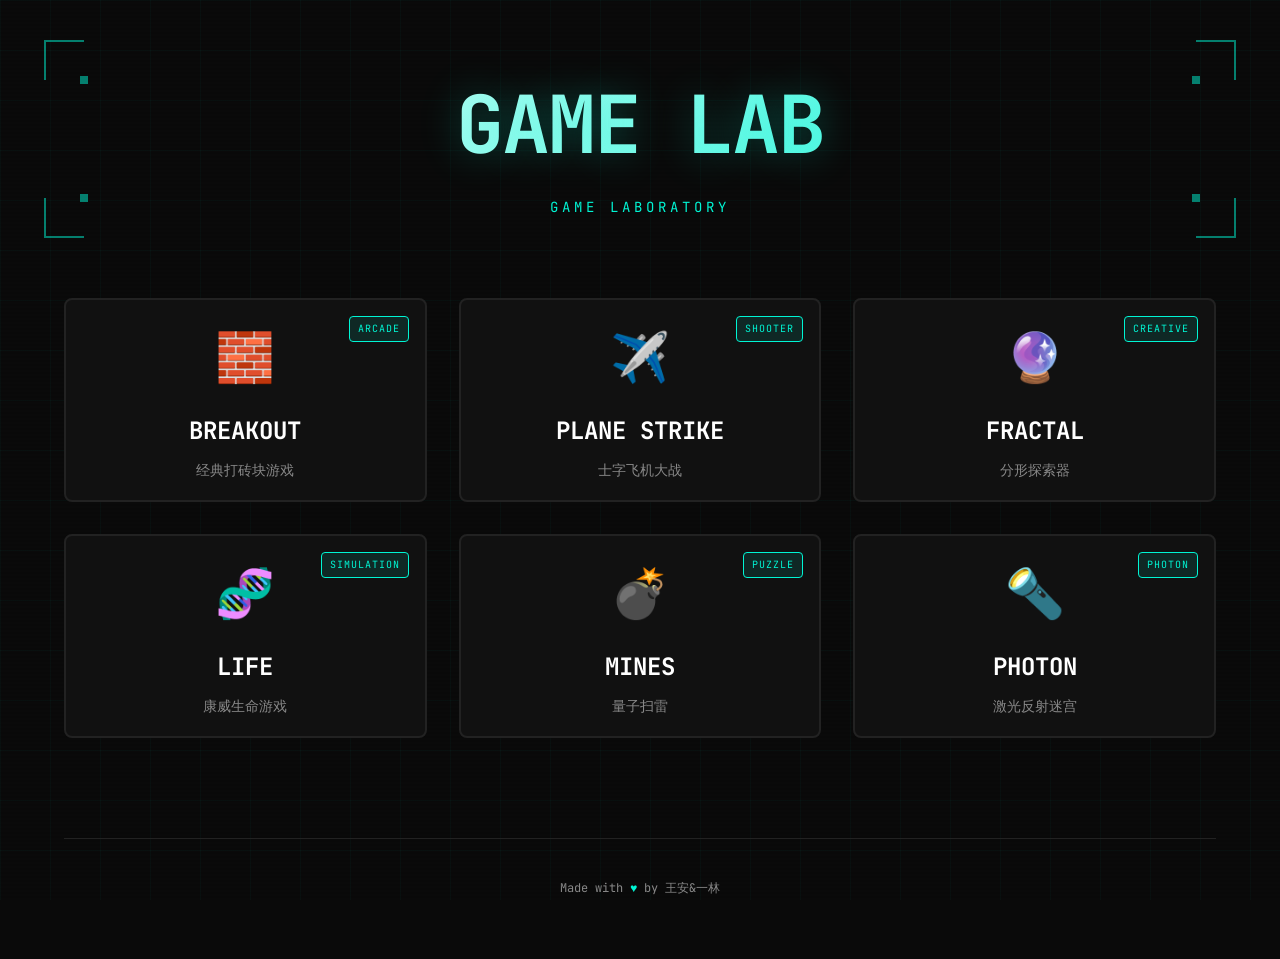
<file: index.html>
<!DOCTYPE html>
<html lang="zh-CN">
<head>
  <meta charset="UTF-8">
  <meta name="viewport" content="width=device-width, initial-scale=1.0">
  <meta name="description" content="王安&一林的游戏作品集 - Game Lab 游戏实验室，包含打砖块、飞机大战等经典游戏">
  <meta name="keywords" content="游戏,游戏作品集,打砖块,飞机大战,JavaScript游戏">
  <meta name="author" content="王安&一林">
  <meta name="theme-color" content="#00f5d4">
  
  <meta property="og:title" content="GAME LAB - 游戏实验室">
  <meta property="og:description" content="王安&一林的游戏作品集 - 经典街机风格小游戏集合">
  <meta property="og:type" content="website">
  <meta property="og:image" content="/og-image.jpg">
  
  <meta name="twitter:card" content="summary_large_image">
  <meta name="twitter:title" content="GAME LAB - 游戏实验室">
  <meta name="twitter:description" content="王安&一林的游戏作品集">
  
  <title>GAME LAB / 游戏实验室</title>
  
  <link rel="preconnect" href="https://fonts.googleapis.com">
  <link rel="preconnect" href="https://fonts.gstatic.com" crossorigin>
  <link href="https://fonts.googleapis.com/css2?family=JetBrains+Mono:wght@400;700&family=Space+Grotesk:wght@400;500;600;700&display=swap" rel="stylesheet">
  
  <style>
    :root {
      --bg-primary: #0a0a0a;
      --bg-secondary: #111111;
      --accent: #00f5d4;
      --accent-glow: rgba(0, 245, 212, 0.3);
      --accent-dim: rgba(0, 245, 212, 0.1);
      --text-primary: #ffffff;
      --text-secondary: #888888;
      --border: #222222;
    }
    
    * {
      margin: 0;
      padding: 0;
      box-sizing: border-box;
    }
    
    body {
      font-family: 'Space Grotesk', sans-serif;
      background-color: var(--bg-primary);
      color: var(--text-primary);
      min-height: 100vh;
      line-height: 1.6;
      overflow-x: hidden;
    }
    
    /* 网格背景 */
    .grid-bg {
      position: fixed;
      top: 0;
      left: 0;
      width: 100%;
      height: 100%;
      background-image: 
        linear-gradient(rgba(0, 245, 212, 0.03) 1px, transparent 1px),
        linear-gradient(90deg, rgba(0, 245, 212, 0.03) 1px, transparent 1px);
      background-size: 50px 50px;
      pointer-events: none;
      z-index: 0;
    }
    
    /* 扫描线效果 */
    .scanlines {
      position: fixed;
      top: 0;
      left: 0;
      width: 100%;
      height: 100%;
      background: repeating-linear-gradient(
        0deg,
        transparent,
        transparent 2px,
        rgba(0, 0, 0, 0.15) 2px,
        rgba(0, 0, 0, 0.15) 4px
      );
      pointer-events: none;
      z-index: 1;
      opacity: 0.3;
    }
    
    .container {
      position: relative;
      z-index: 2;
      max-width: 1200px;
      margin: 0 auto;
      padding: 60px 24px;
    }
    
    /* 头部区域 */
    header {
      text-align: center;
      margin-bottom: 80px;
      position: relative;
    }
    
    .logo {
      font-family: 'JetBrains Mono', monospace;
      font-size: clamp(2.5rem, 8vw, 5rem);
      font-weight: 700;
      letter-spacing: -2px;
      margin-bottom: 8px;
      background: linear-gradient(135deg, var(--text-primary) 0%, var(--accent) 100%);
      -webkit-background-clip: text;
      -webkit-text-fill-color: transparent;
      background-clip: text;
      text-shadow: 0 0 40px var(--accent-glow);
    }
    
    .subtitle-cn {
      font-size: clamp(1rem, 3vw, 1.25rem);
      color: var(--text-secondary);
      margin-bottom: 12px;
      font-weight: 400;
    }
    
    .subtitle-en {
      font-family: 'JetBrains Mono', monospace;
      font-size: 0.875rem;
      color: var(--accent);
      text-transform: uppercase;
      letter-spacing: 4px;
    }
    
    /* 像素化装饰边框 */
    .pixel-border {
      position: absolute;
      width: 40px;
      height: 40px;
      border: 2px solid var(--accent);
      opacity: 0.5;
    }
    
    .pixel-border::before {
      content: '';
      position: absolute;
      width: 8px;
      height: 8px;
      background: var(--accent);
    }
    
    .pixel-tl {
      top: -20px;
      left: -20px;
      border-right: none;
      border-bottom: none;
    }
    
    .pixel-tl::before {
      bottom: -4px;
      right: -4px;
    }
    
    .pixel-tr {
      top: -20px;
      right: -20px;
      border-left: none;
      border-bottom: none;
    }
    
    .pixel-tr::before {
      bottom: -4px;
      left: -4px;
    }
    
    .pixel-bl {
      bottom: -20px;
      left: -20px;
      border-right: none;
      border-top: none;
    }
    
    .pixel-bl::before {
      top: -4px;
      right: -4px;
    }
    
    .pixel-br {
      bottom: -20px;
      right: -20px;
      border-left: none;
      border-top: none;
    }
    
    .pixel-br::before {
      top: -4px;
      left: -4px;
    }
    
    /* 游戏卡片网格 */
    .games-grid {
      display: grid;
      grid-template-columns: repeat(auto-fit, minmax(320px, 1fr));
      gap: 32px;
      margin-top: 60px;
    }
    
    .game-card {
      position: relative;
      aspect-ratio: 16 / 9;
      background: var(--bg-secondary);
      border: 2px solid var(--border);
      border-radius: 8px;
      overflow: hidden;
      cursor: pointer;
      transition: all 0.4s cubic-bezier(0.4, 0, 0.2, 1);
      text-decoration: none;
      display: block;
    }
    
    .game-card::before {
      content: '';
      position: absolute;
      inset: 0;
      background: linear-gradient(135deg, transparent 0%, var(--accent-dim) 100%);
      opacity: 0;
      transition: opacity 0.4s ease;
    }
    
    .game-card:hover {
      border-color: var(--accent);
      box-shadow: 
        0 0 20px var(--accent-glow),
        0 0 40px var(--accent-glow),
        inset 0 0 20px var(--accent-dim);
      transform: translateY(-4px);
    }
    
    .game-card:hover::before {
      opacity: 1;
    }
    
    .card-content {
      position: relative;
      z-index: 2;
      height: 100%;
      display: flex;
      flex-direction: column;
      justify-content: center;
      align-items: center;
      padding: 24px;
    }
    
    .game-icon {
      font-size: 3rem;
      margin-bottom: 16px;
      transition: transform 0.4s ease;
    }
    
    .game-card:hover .game-icon {
      transform: scale(1.1);
    }
    
    .game-title {
      font-family: 'JetBrains Mono', monospace;
      font-size: 1.5rem;
      font-weight: 700;
      color: var(--text-primary);
      margin-bottom: 8px;
      text-align: center;
    }
    
    .game-desc {
      font-size: 0.875rem;
      color: var(--text-secondary);
      text-align: center;
    }
    
    .game-tag {
      position: absolute;
      top: 16px;
      right: 16px;
      font-family: 'JetBrains Mono', monospace;
      font-size: 0.625rem;
      color: var(--accent);
      border: 1px solid var(--accent);
      padding: 4px 8px;
      border-radius: 4px;
      text-transform: uppercase;
      letter-spacing: 1px;
      background: rgba(0, 245, 212, 0.1);
    }
    
    /* 像素化角标 */
    .card-corner {
      position: absolute;
      width: 12px;
      height: 12px;
      border: 2px solid var(--accent);
      opacity: 0;
      transition: opacity 0.4s ease;
    }
    
    .game-card:hover .card-corner {
      opacity: 1;
    }
    
    .corner-tl { top: 8px; left: 8px; border-right: none; border-bottom: none; }
    .corner-tr { top: 8px; right: 8px; border-left: none; border-bottom: none; }
    .corner-bl { bottom: 8px; left: 8px; border-right: none; border-top: none; }
    .corner-br { bottom: 8px; right: 8px; border-left: none; border-top: none; }
    
    /* 底部 */
    footer {
      text-align: center;
      margin-top: 100px;
      padding-top: 40px;
      border-top: 1px solid var(--border);
    }
    
    .footer-text {
      font-family: 'JetBrains Mono', monospace;
      font-size: 0.75rem;
      color: var(--text-secondary);
    }
    
    .footer-text span {
      color: var(--accent);
    }
    
    /* 动画 */
    @keyframes pulse {
      0%, 100% { opacity: 0.5; }
      50% { opacity: 1; }
    }
    
    .pixel-border {
      animation: pulse 3s ease-in-out infinite;
    }
    
    @keyframes float {
      0%, 100% { transform: translateY(0px); }
      50% { transform: translateY(-10px); }
    }
    
    .game-card {
      animation: float 6s ease-in-out infinite;
    }
    
    .game-card:nth-child(2) {
      animation-delay: -3s;
    }
    
    /* 响应式 */
    @media (max-width: 768px) {
      .container {
        padding: 40px 16px;
      }
      
      header {
        margin-bottom: 60px;
      }
      
      .games-grid {
        grid-template-columns: 1fr;
        gap: 24px;
      }
      
      .pixel-border {
        display: none;
      }
    }
    
    /* 减少动画偏好 */
    @media (prefers-reduced-motion: reduce) {
      *, *::before, *::after {
        animation-duration: 0.01ms !important;
        animation-iteration-count: 1 !important;
        transition-duration: 0.01ms !important;
      }
    }
  </style>
</head>
<body>
  <div class="grid-bg"></div>
  <div class="scanlines"></div>
  
  <div class="container">
    <header>
      <div class="pixel-border pixel-tl"></div>
      <div class="pixel-border pixel-tr"></div>
      <div class="pixel-border pixel-bl"></div>
      <div class="pixel-border pixel-br"></div>
      
      <h1 class="logo">GAME LAB</h1>
      <p class="subtitle-en">Game Laboratory</p>
    </header>
    
    <main>
      <div class="games-grid">
        <a href="games/breakout/" class="game-card" aria-label="进入打砖块游戏">
          <span class="card-corner corner-tl"></span>
          <span class="card-corner corner-tr"></span>
          <span class="card-corner corner-bl"></span>
          <span class="card-corner corner-br"></span>
          <span class="game-tag">Arcade</span>
          
          <div class="card-content">
            <div class="game-icon">🧱</div>
            <h2 class="game-title">BREAKOUT</h2>
            <p class="game-desc">经典打砖块游戏</p>
          </div>
        </a>
        
         <a href="games/plane-strike/" class="game-card" aria-label="进入飞机大战游戏">
          <span class="card-corner corner-tl"></span>
          <span class="card-corner corner-tr"></span>
          <span class="card-corner corner-bl"></span>
          <span class="card-corner corner-br"></span>
          <span class="game-tag">Shooter</span>
          
          <div class="card-content">
            <div class="game-icon">✈️</div>
            <h2 class="game-title">PLANE STRIKE</h2>
            <p class="game-desc">士字飞机大战</p>
          </div>
        </a>
        
         <a href="games/fractal-explorer/" class="game-card" aria-label="进入分形探索器">
          <span class="card-corner corner-tl"></span>
          <span class="card-corner corner-tr"></span>
          <span class="card-corner corner-bl"></span>
          <span class="card-corner corner-br"></span>
          <span class="game-tag">Creative</span>
          
          <div class="card-content">
            <div class="game-icon">🔮</div>
            <h2 class="game-title">FRACTAL</h2>
            <p class="game-desc">分形探索器</p>
          </div>
        </a>
        
        <a href="games/game-of-life/" class="game-card" aria-label="进入生命游戏">
          <span class="card-corner corner-tl"></span>
          <span class="card-corner corner-tr"></span>
          <span class="card-corner corner-bl"></span>
          <span class="card-corner corner-br"></span>
          <span class="game-tag">Simulation</span>
          
          <div class="card-content">
            <div class="game-icon">🧬</div>
            <h2 class="game-title">LIFE</h2>
            <p class="game-desc">康威生命游戏</p>
          </div>
        </a>

        <a href="games/minesweeper/" class="game-card" aria-label="进入扫雷游戏">
          <span class="card-corner corner-tl"></span>
          <span class="card-corner corner-tr"></span>
          <span class="card-corner corner-bl"></span>
          <span class="card-corner corner-br"></span>
          <span class="game-tag">Puzzle</span>

          <div class="card-content">
            <div class="game-icon">💣</div>
            <h2 class="game-title">MINES</h2>
            <p class="game-desc">量子扫雷</p>
          </div>
        </a>

        <a href="games/photon-maze/" class="game-card" aria-label="进入激光反射迷宫">
          <span class="card-corner corner-tl"></span>
          <span class="card-corner corner-tr"></span>
          <span class="card-corner corner-bl"></span>
          <span class="card-corner corner-br"></span>
          <span class="game-tag">Photon</span>

          <div class="card-content">
            <div class="game-icon">🔦</div>
            <h2 class="game-title">PHOTON</h2>
            <p class="game-desc">激光反射迷宫</p>
          </div>
        </a>
      </div>
    </main>
    
    <footer>
      <p class="footer-text">Made with <span>♥</span> by 王安&一林</p>
    </footer>
  </div>
  
  <script type="application/ld+json">
  {
    "@context": "https://schema.org",
    "@type": "WebSite",
    "name": "GAME LAB - 游戏实验室",
    "description": "王安&一林的游戏作品集 - 经典街机风格小游戏集合",
    "url": "https://game.waanng.cn",
    "author": {
      "@type": "Person",
      "name": "王安&一林"
    }
  }
  </script>
</body>
</html>
</file>
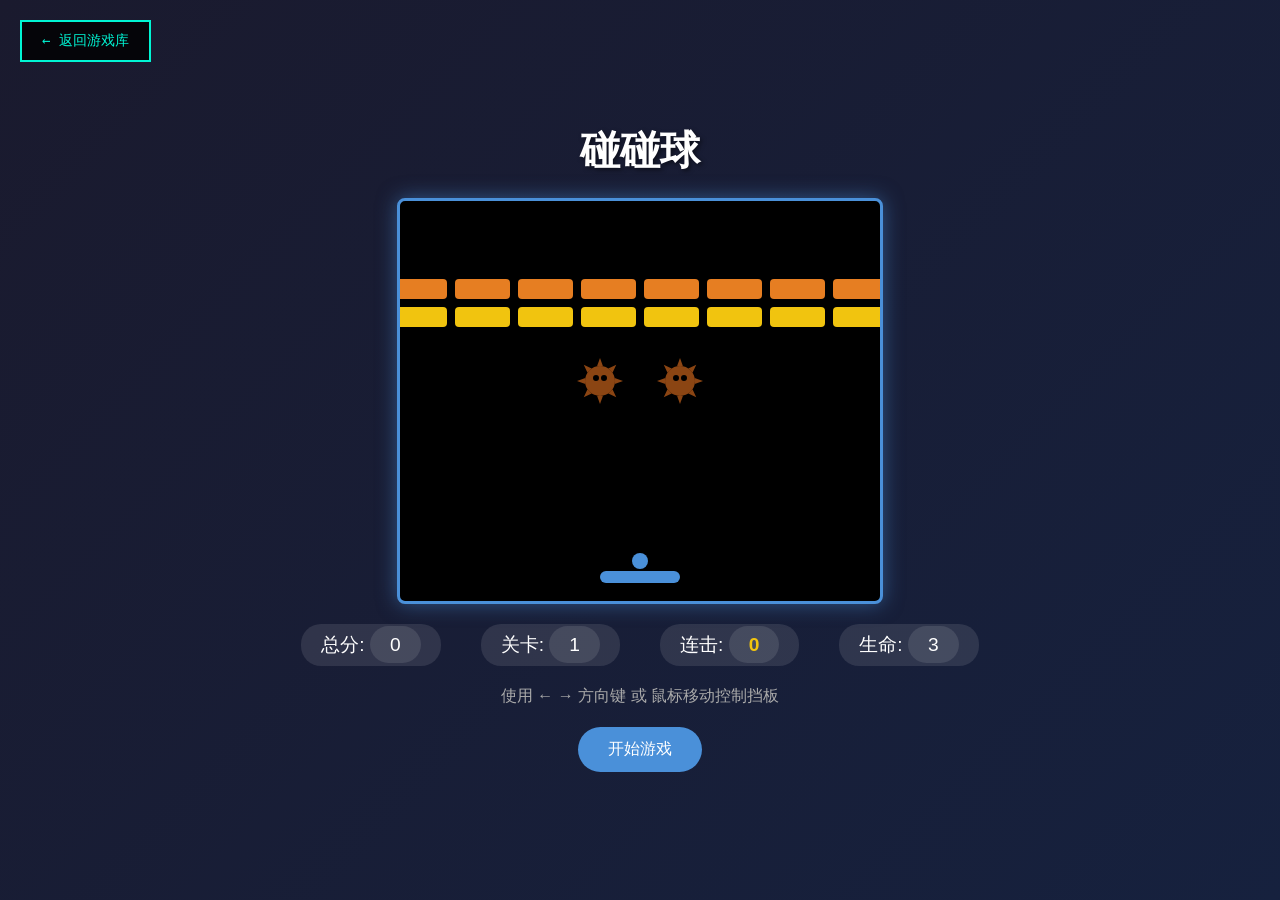
<file: games/breakout/index.html>
<!DOCTYPE html>
<html lang="zh-CN">
<head>
    <meta charset="UTF-8">
    <meta name="viewport" content="width=device-width, initial-scale=1.0">
    <title>碰碰球</title>
    <link rel="stylesheet" href="style.css">
    <style>
        .back-link {
            position: fixed;
            top: 20px;
            left: 20px;
            color: #00f5d4;
            text-decoration: none;
            font-family: 'JetBrains Mono', monospace;
            font-size: 14px;
            padding: 10px 20px;
            border: 2px solid #00f5d4;
            background: rgba(0, 0, 0, 0.8);
            transition: all 0.3s;
            z-index: 1000;
        }
        .back-link:hover {
            background: #00f5d4;
            color: #0a0a0a;
            box-shadow: 0 0 20px rgba(0, 245, 212, 0.5);
        }
    </style>
</head>
<body>
    <a href="../../index.html" class="back-link">← 返回游戏库</a>
    <div class="game-container">
        <h1>碰碰球</h1>
        <canvas id="gameCanvas" width="480" height="400"></canvas>
        <div class="score-board">
            <span>总分: <span id="totalScore">0</span></span>
            <span>关卡: <span id="level">1</span></span>
            <span>连击: <span id="combo">0</span></span>
            <span>生命: <span id="lives">3</span></span>
        </div>
        <div class="controls">
            <p>使用 ← → 方向键 或 鼠标移动控制挡板</p>
            <button id="startBtn">开始游戏</button>
            <button id="restartBtn" style="display: none;">重新开始</button>
        </div>
    </div>
    <script src="game.js"></script>
</body>
</html>
</file>
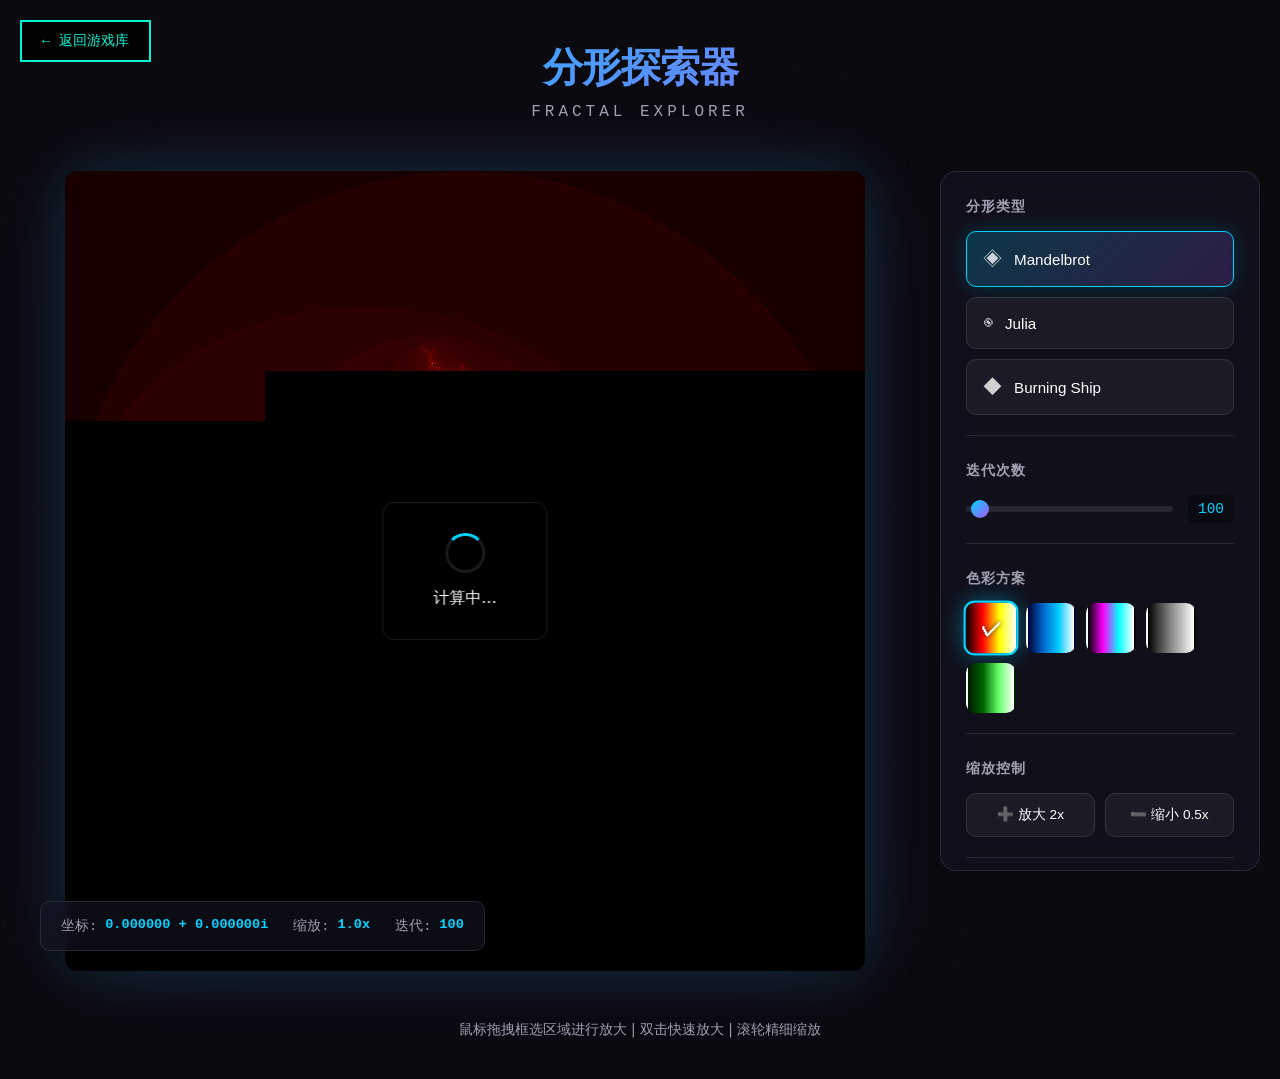
<file: games/fractal-explorer/index.html>
<!DOCTYPE html>
<html lang="zh-CN">
<head>
    <meta charset="UTF-8">
    <meta name="viewport" content="width=device-width, initial-scale=1.0">
    <title>分形探索器 | Fractal Explorer</title>
    <link rel="stylesheet" href="styles.css">
    <style>
        .back-link {
            position: fixed;
            top: 20px;
            left: 20px;
            color: #00f5d4;
            text-decoration: none;
            font-family: 'JetBrains Mono', monospace;
            font-size: 14px;
            padding: 10px 20px;
            border: 2px solid #00f5d4;
            background: rgba(0, 0, 0, 0.8);
            transition: all 0.3s;
            z-index: 1000;
        }
        .back-link:hover {
            background: #00f5d4;
            color: #0a0a0a;
            box-shadow: 0 0 20px rgba(0, 245, 212, 0.5);
        }
    </style>
</head>
<body>
    <a href="../../index.html" class="back-link">← 返回游戏库</a>
    <div class="container">
        <header class="header">
            <h1 class="title">分形探索器</h1>
            <p class="subtitle">Fractal Explorer</p>
        </header>

        <main class="main-content">
            <div class="canvas-wrapper">
                <canvas id="fractalCanvas" width="800" height="800"></canvas>
                <div class="selection-box" id="selectionBox"></div>
                <div class="loading-overlay" id="loadingOverlay">
                    <div class="spinner"></div>
                    <span>计算中...</span>
                </div>
                <div class="info-panel">
                    <div class="info-item">
                        <span class="info-label">坐标:</span>
                        <span class="info-value" id="coordDisplay">0.000000 + 0.000000i</span>
                    </div>
                    <div class="info-item">
                        <span class="info-label">缩放:</span>
                        <span class="info-value" id="zoomDisplay">1.0x</span>
                    </div>
                    <div class="info-item">
                        <span class="info-label">迭代:</span>
                        <span class="info-value" id="iterDisplay">100</span>
                    </div>
                </div>
            </div>

            <aside class="control-panel">
                <div class="panel-section">
                    <h3 class="section-title">分形类型</h3>
                    <div class="fractal-selector">
                        <button class="fractal-btn active" data-type="mandelbrot">
                            <span class="btn-icon">◈</span>
                            <span class="btn-text">Mandelbrot</span>
                        </button>
                        <button class="fractal-btn" data-type="julia">
                            <span class="btn-icon">◉</span>
                            <span class="btn-text">Julia</span>
                        </button>
                        <button class="fractal-btn" data-type="burning">
                            <span class="btn-icon">◆</span>
                            <span class="btn-text">Burning Ship</span>
                        </button>
                    </div>
                </div>

                <div class="panel-section julia-params" id="juliaParams" style="display: none;">
                    <h3 class="section-title">Julia 参数</h3>
                    <div class="param-inputs">
                        <div class="param-row">
                            <label>实部 (c.real)</label>
                            <input type="number" id="juliaReal" value="-0.7269" step="0.0001">
                        </div>
                        <div class="param-row">
                            <label>虚部 (c.imag)</label>
                            <input type="number" id="juliaImag" value="0.1889" step="0.0001">
                        </div>
                        <button class="preset-btn" id="applyJulia">应用参数</button>
                    </div>
                </div>

                <div class="panel-section">
                    <h3 class="section-title">迭代次数</h3>
                    <div class="slider-container">
                        <input type="range" id="iterSlider" min="50" max="2000" value="100" step="50">
                        <div class="slider-value" id="iterValue">100</div>
                    </div>
                </div>

                <div class="panel-section">
                    <h3 class="section-title">色彩方案</h3>
                    <div class="color-schemes">
                        <button class="color-btn active" data-scheme="fire" style="background: linear-gradient(90deg, #000, #f00, #ff0, #fff);"></button>
                        <button class="color-btn" data-scheme="ocean" style="background: linear-gradient(90deg, #000033, #0066cc, #00ccff, #fff);"></button>
                        <button class="color-btn" data-scheme="neon" style="background: linear-gradient(90deg, #000, #ff00ff, #00ffff, #fff);"></button>
                        <button class="color-btn" data-scheme="grayscale" style="background: linear-gradient(90deg, #000, #888, #fff);"></button>
                        <button class="color-btn" data-scheme="forest" style="background: linear-gradient(90deg, #001a00, #006600, #66ff66, #fff);"></button>
                    </div>
                </div>

                <div class="panel-section">
                    <h3 class="section-title">缩放控制</h3>
                    <div class="zoom-controls">
                        <button class="control-btn" id="zoomIn">➕ 放大 2x</button>
                        <button class="control-btn" id="zoomOut">➖ 缩小 0.5x</button>
                    </div>
                </div>

                <div class="panel-section">
                    <h3 class="section-title">操作</h3>
                    <div class="action-buttons">
                        <button class="action-btn primary" id="saveBtn">
                            <span>💾</span> 保存图片
                        </button>
                        <button class="action-btn secondary" id="resetBtn">
                            <span>↺</span> 重置视图
                        </button>
                    </div>
                </div>

                <div class="panel-section">
                    <h3 class="section-title">历史记录</h3>
                    <div class="history-list" id="historyList">
                        <!-- 历史记录项将动态添加 -->
                    </div>
                </div>

                <div class="panel-section">
                    <h3 class="section-title">发现标记</h3>
                    <div class="discovery-list">
                        <button class="discovery-btn" data-x="-0.74529" data-y="0.11307" data-zoom="100">
                            🐘 大象谷
                        </button>
                        <button class="discovery-btn" data-x="-0.16" data-y="1.0405" data-zoom="1000">
                            🌀 螺旋海
                        </button>
                        <button class="discovery-btn" data-x="-1.25066" data-y="0.02012" data-zoom="500">
                            🦀 蟹爪湾
                        </button>
                        <button class="discovery-btn" data-x="-0.235125" data-y="0.827215" data-zoom="2000">
                            ⚡ 闪电塔
                        </button>
                    </div>
                </div>
            </aside>
        </main>

        <footer class="footer">
            <p>鼠标拖拽框选区域进行放大 | 双击快速放大 | 滚轮精细缩放</p>
        </footer>
    </div>

    <script src="fractal.js"></script>
</body>
</html>
</file>
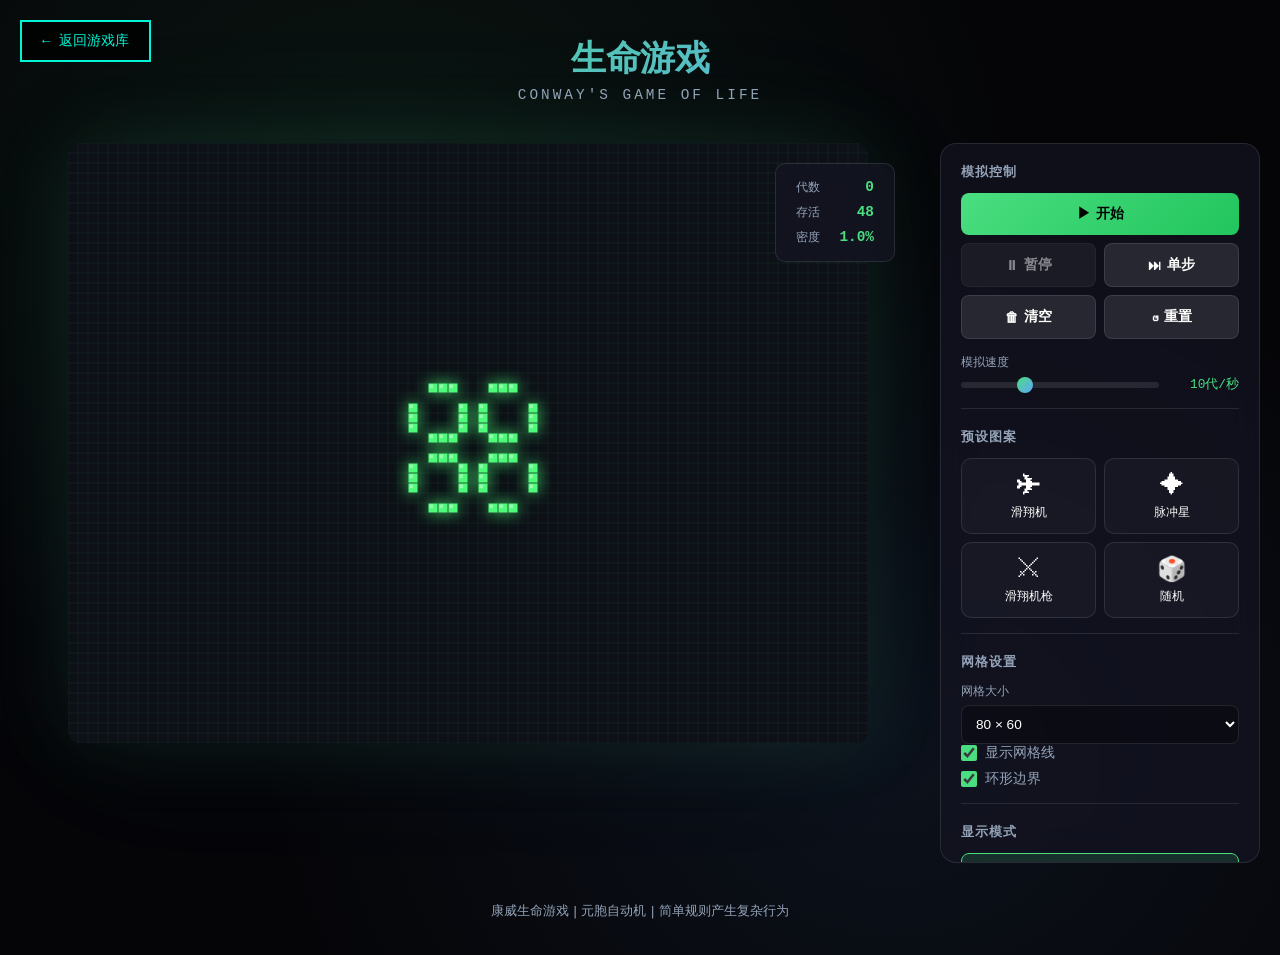
<file: games/game-of-life/index.html>
<!DOCTYPE html>
<html lang="zh-CN">
<head>
    <meta charset="UTF-8">
    <meta name="viewport" content="width=device-width, initial-scale=1.0">
    <title>生命游戏 | Game of Life</title>
    <link rel="stylesheet" href="styles.css">
</head>
<body>
    <a href="../../index.html" class="back-link">← 返回游戏库</a>
    <div class="container">
        <header class="header">
            <h1 class="title">生命游戏</h1>
            <p class="subtitle">Conway's Game of Life</p>
        </header>

        <main class="main-content">
            <div class="game-area">
                <canvas id="gameCanvas" width="800" height="600"></canvas>
                
                <div class="overlay-info">
                    <div class="info-item">
                        <span class="label">代数</span>
                        <span class="value" id="generation">0</span>
                    </div>
                    <div class="info-item">
                        <span class="label">存活</span>
                        <span class="value" id="population">0</span>
                    </div>
                    <div class="info-item">
                        <span class="label">密度</span>
                        <span class="value" id="density">0%</span>
                    </div>
                </div>
            </div>

            <aside class="control-panel">
                <!-- 模拟控制 -->
                <div class="panel-section">
                    <h3 class="section-title">模拟控制</h3>
                    <div class="control-buttons">
                        <button class="control-btn primary" id="playBtn">
                            <span>▶</span> 开始
                        </button>
                        <button class="control-btn secondary" id="pauseBtn" disabled>
                            <span>⏸</span> 暂停
                        </button>
                        <button class="control-btn secondary" id="stepBtn">
                            <span>⏭</span> 单步
                        </button>
                        <button class="control-btn secondary" id="clearBtn">
                            <span>🗑</span> 清空
                        </button>
                        <button class="control-btn secondary" id="resetBtn">
                            <span>↺</span> 重置
                        </button>
                    </div>
                    
                    <div class="param-group">
                        <label>模拟速度</label>
                        <div class="slider-with-value">
                            <input type="range" id="speedSlider" min="1" max="30" value="10">
                            <span class="param-value" id="speedValue">10代/秒</span>
                        </div>
                    </div>
                </div>

                <!-- 预设图案 -->
                <div class="panel-section">
                    <h3 class="section-title">预设图案</h3>
                    <div class="preset-grid">
                        <button class="preset-btn" data-pattern="glider">
                            <span class="preset-icon">✈</span>
                            <span class="preset-name">滑翔机</span>
                        </button>
                        <button class="preset-btn" data-pattern="pulsar">
                            <span class="preset-icon">✦</span>
                            <span class="preset-name">脉冲星</span>
                        </button>
                        <button class="preset-btn" data-pattern="gosper">
                            <span class="preset-icon">⚔</span>
                            <span class="preset-name">滑翔机枪</span>
                        </button>
                        <button class="preset-btn" data-pattern="random">
                            <span class="preset-icon">🎲</span>
                            <span class="preset-name">随机</span>
                        </button>
                    </div>
                </div>

                <!-- 网格设置 -->
                <div class="panel-section">
                    <h3 class="section-title">网格设置</h3>
                    <div class="param-group">
                        <label>网格大小</label>
                        <select id="gridSize">
                            <option value="50">50 × 50</option>
                            <option value="80" selected>80 × 60</option>
                            <option value="100">100 × 100</option>
                            <option value="150">150 × 150</option>
                        </select>
                    </div>
                    
                    <div class="checkbox-group">
                        <label class="checkbox-label">
                            <input type="checkbox" id="showGrid" checked>
                            <span>显示网格线</span>
                        </label>
                        <label class="checkbox-label">
                            <input type="checkbox" id="wrapEdges" checked>
                            <span>环形边界</span>
                        </label>
                    </div>
                </div>

                <!-- 显示模式 -->
                <div class="panel-section">
                    <h3 class="section-title">显示模式</h3>
                    <div class="mode-selector">
                        <button class="mode-btn active" data-mode="standard">
                            <span class="mode-color" style="background: #4ade80;"></span>
                            <span>标准</span>
                        </button>
                        <button class="mode-btn" data-mode="age">
                            <span class="mode-color" style="background: linear-gradient(90deg, #60a5fa, #f87171);"></span>
                            <span>年龄</span>
                        </button>
                        <button class="mode-btn" data-mode="heatmap">
                            <span class="mode-color" style="background: linear-gradient(90deg, #1e3a8a, #fbbf24, #dc2626);"></span>
                            <span>热力图</span>
                        </button>
                    </div>
                </div>

                <!-- 操作说明 -->
                <div class="panel-section">
                    <h3 class="section-title">操作说明</h3>
                    <div class="instructions">
                        <p><kbd>左键</kbd> 绘制/擦除细胞</p>
                        <p><kbd>空格</kbd> 开始/暂停</p>
                        <p><kbd>S</kbd> 单步执行</p>
                        <p><kbd>C</kbd> 清空画布</p>
                        <p><kbd>R</kbd> 重置</p>
                    </div>
                </div>

                <!-- 保存/加载 -->
                <div class="panel-section">
                    <h3 class="section-title">保存/加载</h3>
                    <div class="file-actions">
                        <button class="action-btn" id="saveBtn">
                            <span>💾</span> 保存图案
                        </button>
                        <button class="action-btn" id="loadBtn">
                            <span>📂</span> 加载图案
                        </button>
                        <input type="file" id="fileInput" accept=".json" style="display: none;">
                    </div>
                </div>
            </aside>
        </main>

        <footer class="footer">
            <p>康威生命游戏 | 元胞自动机 | 简单规则产生复杂行为</p>
        </footer>
    </div>

    <script src="game.js"></script>
</body>
</html>
</file>
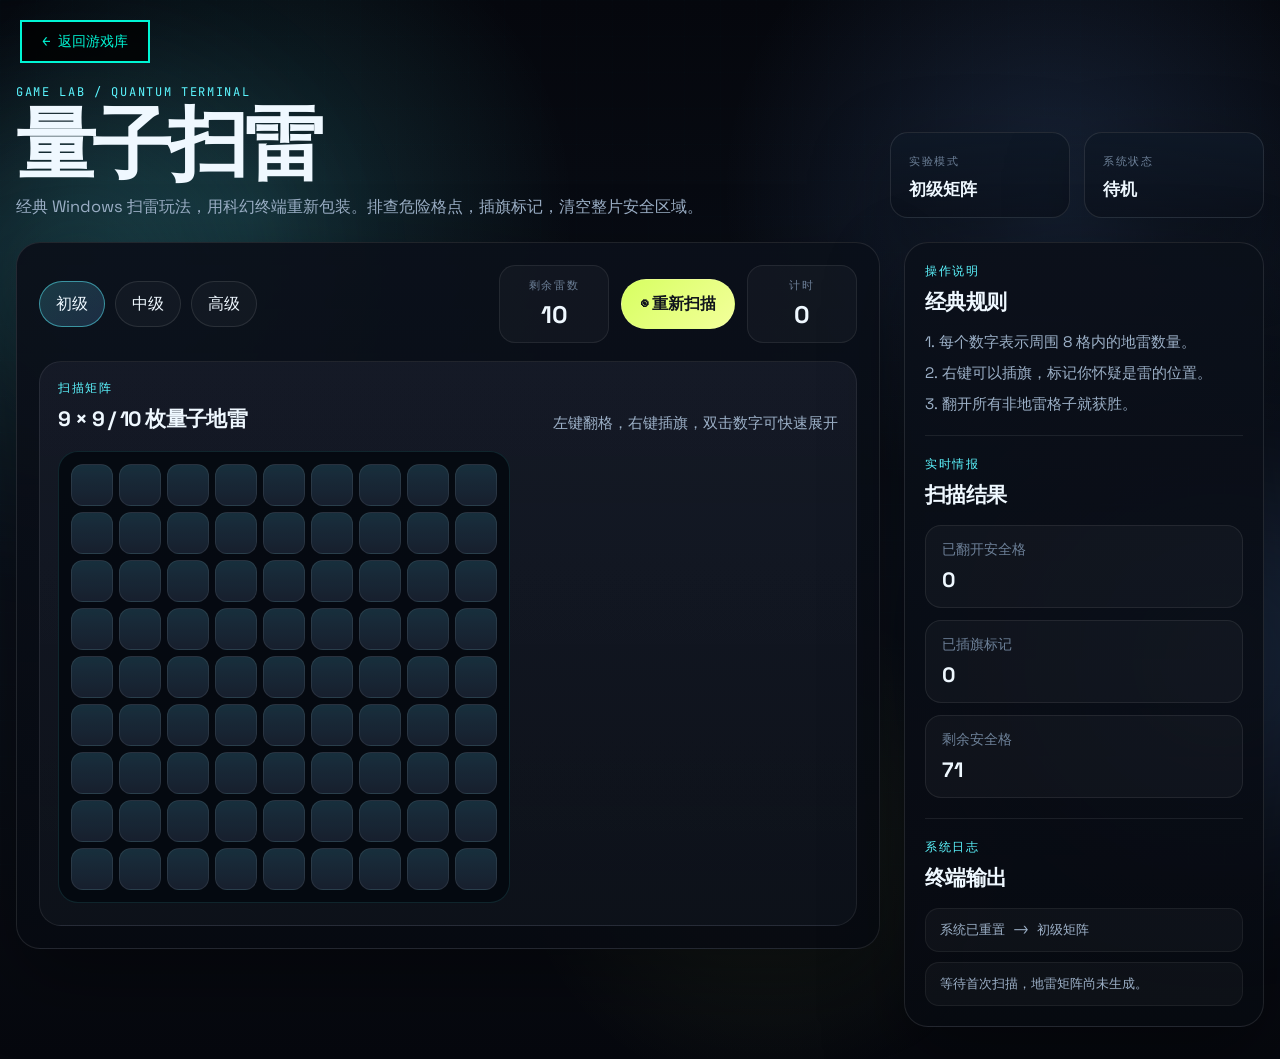
<file: games/minesweeper/index.html>
<!DOCTYPE html>
<html lang="zh-CN">
<head>
    <meta charset="UTF-8">
    <meta name="viewport" content="width=device-width, initial-scale=1.0">
    <title>量子扫雷 | Quantum Minesweeper</title>
    <link rel="preconnect" href="https://fonts.googleapis.com">
    <link rel="preconnect" href="https://fonts.gstatic.com" crossorigin>
    <link href="https://fonts.googleapis.com/css2?family=JetBrains+Mono:wght@400;700&family=Space+Grotesk:wght@400;500;600;700&display=swap" rel="stylesheet">
    <link rel="stylesheet" href="styles.css">
</head>
<body>
    <a href="../../index.html" class="back-link">← 返回游戏库</a>

    <div class="grid-bg"></div>
    <div class="glow glow-left"></div>
    <div class="glow glow-right"></div>

    <div class="container">
        <header class="hero">
            <div>
                <p class="eyebrow">GAME LAB / QUANTUM TERMINAL</p>
                <h1 class="title">量子扫雷</h1>
                <p class="subtitle">经典 Windows 扫雷玩法，用科幻终端重新包装。排查危险格点，插旗标记，清空整片安全区域。</p>
            </div>
            <div class="hero-panel">
                <div class="hero-chip">
                    <span>实验模式</span>
                    <strong id="modeLabel">初级矩阵</strong>
                </div>
                <div class="hero-chip">
                    <span>系统状态</span>
                    <strong id="systemStatus">待机</strong>
                </div>
            </div>
        </header>

        <main class="workspace">
            <section class="game-shell">
                <div class="toolbar">
                    <div class="difficulty-tabs" id="difficultyTabs">
                        <button class="tab active" type="button" data-level="easy">初级</button>
                        <button class="tab" type="button" data-level="medium">中级</button>
                        <button class="tab" type="button" data-level="hard">高级</button>
                    </div>

                    <div class="status-bar">
                        <div class="status-card">
                            <span class="status-label">剩余雷数</span>
                            <strong id="mineCount">10</strong>
                        </div>
                        <button id="resetBtn" class="reset-btn" type="button">◉ 重新扫描</button>
                        <div class="status-card">
                            <span class="status-label">计时</span>
                            <strong id="timer">0</strong>
                        </div>
                    </div>
                </div>

                <div class="board-frame">
                    <div class="board-header">
                        <div>
                            <p class="section-kicker">扫描矩阵</p>
                            <h2 id="boardTitle">9 × 9 / 10 枚量子地雷</h2>
                        </div>
                        <p class="board-hint">左键翻格，右键插旗，双击数字可快速展开</p>
                    </div>
                    <div class="board-scroll">
                        <div id="board" class="board" aria-label="扫雷棋盘"></div>
                    </div>
                </div>
            </section>

            <aside class="side-panel">
                <section class="panel-block">
                    <p class="section-kicker">操作说明</p>
                    <h2>经典规则</h2>
                    <div class="info-list">
                        <p>1. 每个数字表示周围 8 格内的地雷数量。</p>
                        <p>2. 右键可以插旗，标记你怀疑是雷的位置。</p>
                        <p>3. 翻开所有非地雷格子就获胜。</p>
                    </div>
                </section>

                <section class="panel-block">
                    <p class="section-kicker">实时情报</p>
                    <h2>扫描结果</h2>
                    <div class="telemetry">
                        <div class="telemetry-item">
                            <span>已翻开安全格</span>
                            <strong id="revealedCount">0</strong>
                        </div>
                        <div class="telemetry-item">
                            <span>已插旗标记</span>
                            <strong id="flagCount">0</strong>
                        </div>
                        <div class="telemetry-item">
                            <span>剩余安全格</span>
                            <strong id="safeLeft">71</strong>
                        </div>
                    </div>
                </section>

                <section class="panel-block">
                    <p class="section-kicker">系统日志</p>
                    <h2>终端输出</h2>
                    <div id="logPanel" class="log-panel"></div>
                </section>
            </aside>
        </main>
    </div>

    <script src="game.js"></script>
</body>
</html>
</file>
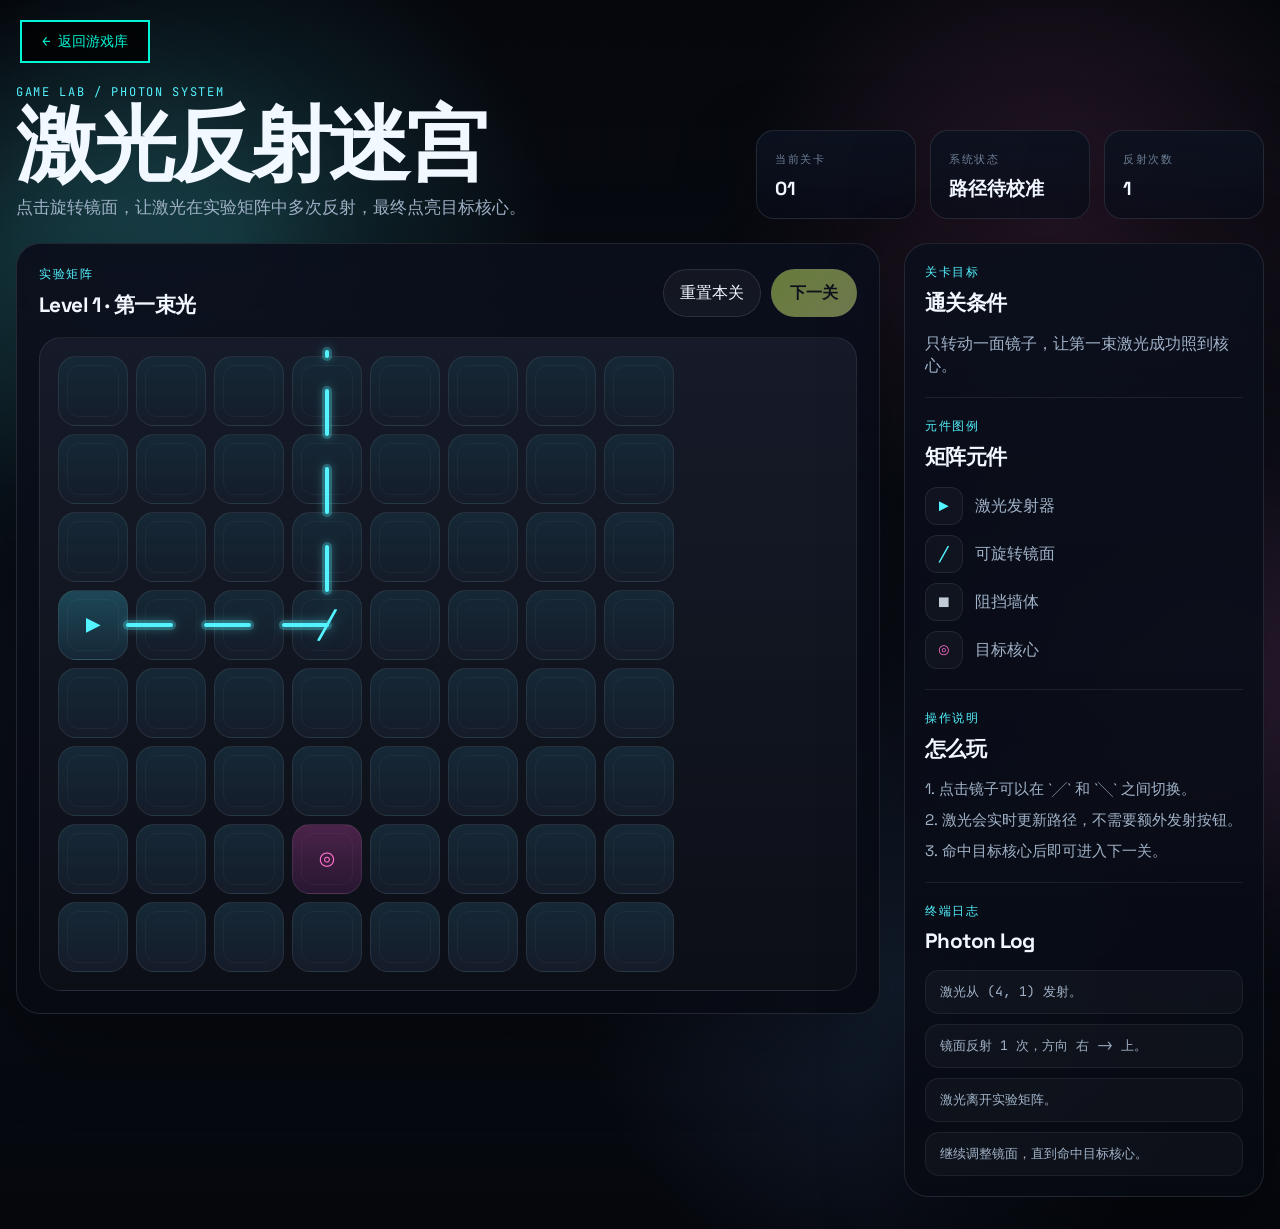
<file: games/photon-maze/index.html>
<!DOCTYPE html>
<html lang="zh-CN">
<head>
    <meta charset="UTF-8">
    <meta name="viewport" content="width=device-width, initial-scale=1.0">
    <title>激光反射迷宫 | Photon Maze</title>
    <link rel="preconnect" href="https://fonts.googleapis.com">
    <link rel="preconnect" href="https://fonts.gstatic.com" crossorigin>
    <link href="https://fonts.googleapis.com/css2?family=JetBrains+Mono:wght@400;700&family=Space+Grotesk:wght@400;500;600;700&display=swap" rel="stylesheet">
    <link rel="stylesheet" href="styles.css">
</head>
<body>
    <a href="../../index.html" class="back-link">← 返回游戏库</a>

    <div class="grid-bg"></div>
    <div class="glow glow-left"></div>
    <div class="glow glow-right"></div>

    <div class="container">
        <header class="hero">
            <div class="hero-copy">
                <p class="eyebrow">GAME LAB / PHOTON SYSTEM</p>
                <h1 class="title">激光反射迷宫</h1>
                <p class="subtitle">点击旋转镜面，让激光在实验矩阵中多次反射，最终点亮目标核心。</p>
            </div>

            <div class="hero-metrics">
                <div class="metric-card">
                    <span>当前关卡</span>
                    <strong id="levelLabel">01</strong>
                </div>
                <div class="metric-card">
                    <span>系统状态</span>
                    <strong id="systemStatus">待校准</strong>
                </div>
                <div class="metric-card">
                    <span>反射次数</span>
                    <strong id="bounceCount">0</strong>
                </div>
            </div>
        </header>

        <main class="workspace">
            <section class="game-shell">
                <div class="toolbar">
                    <div>
                        <p class="section-kicker">实验矩阵</p>
                        <h2 id="boardTitle">Level 1 · 第一束光</h2>
                    </div>
                    <div class="toolbar-actions">
                        <button id="resetBtn" class="ghost-btn" type="button">重置本关</button>
                        <button id="nextBtn" class="primary-btn" type="button" disabled>下一关</button>
                    </div>
                </div>

                <div class="board-stage">
                    <div id="board" class="board" aria-label="激光迷宫棋盘"></div>
                    <svg id="beamLayer" class="beam-layer" aria-hidden="true"></svg>
                </div>
            </section>

            <aside class="side-panel">
                <section class="panel-block">
                    <p class="section-kicker">关卡目标</p>
                    <h2>通关条件</h2>
                    <p id="missionText" class="mission-text">让光线命中目标核心。</p>
                </section>

                <section class="panel-block">
                    <p class="section-kicker">元件图例</p>
                    <h2>矩阵元件</h2>
                    <div class="legend-list">
                        <div class="legend-item"><span class="legend-chip emitter">▶</span><span>激光发射器</span></div>
                        <div class="legend-item"><span class="legend-chip mirror">╱</span><span>可旋转镜面</span></div>
                        <div class="legend-item"><span class="legend-chip wall">■</span><span>阻挡墙体</span></div>
                        <div class="legend-item"><span class="legend-chip target">◎</span><span>目标核心</span></div>
                    </div>
                </section>

                <section class="panel-block">
                    <p class="section-kicker">操作说明</p>
                    <h2>怎么玩</h2>
                    <div class="tips-list">
                        <p>1. 点击镜子可以在 `╱` 和 `╲` 之间切换。</p>
                        <p>2. 激光会实时更新路径，不需要额外发射按钮。</p>
                        <p>3. 命中目标核心后即可进入下一关。</p>
                    </div>
                </section>

                <section class="panel-block">
                    <p class="section-kicker">终端日志</p>
                    <h2>Photon Log</h2>
                    <div id="logPanel" class="log-panel"></div>
                </section>
            </aside>
        </main>
    </div>

    <script src="game.js"></script>
</body>
</html>
</file>
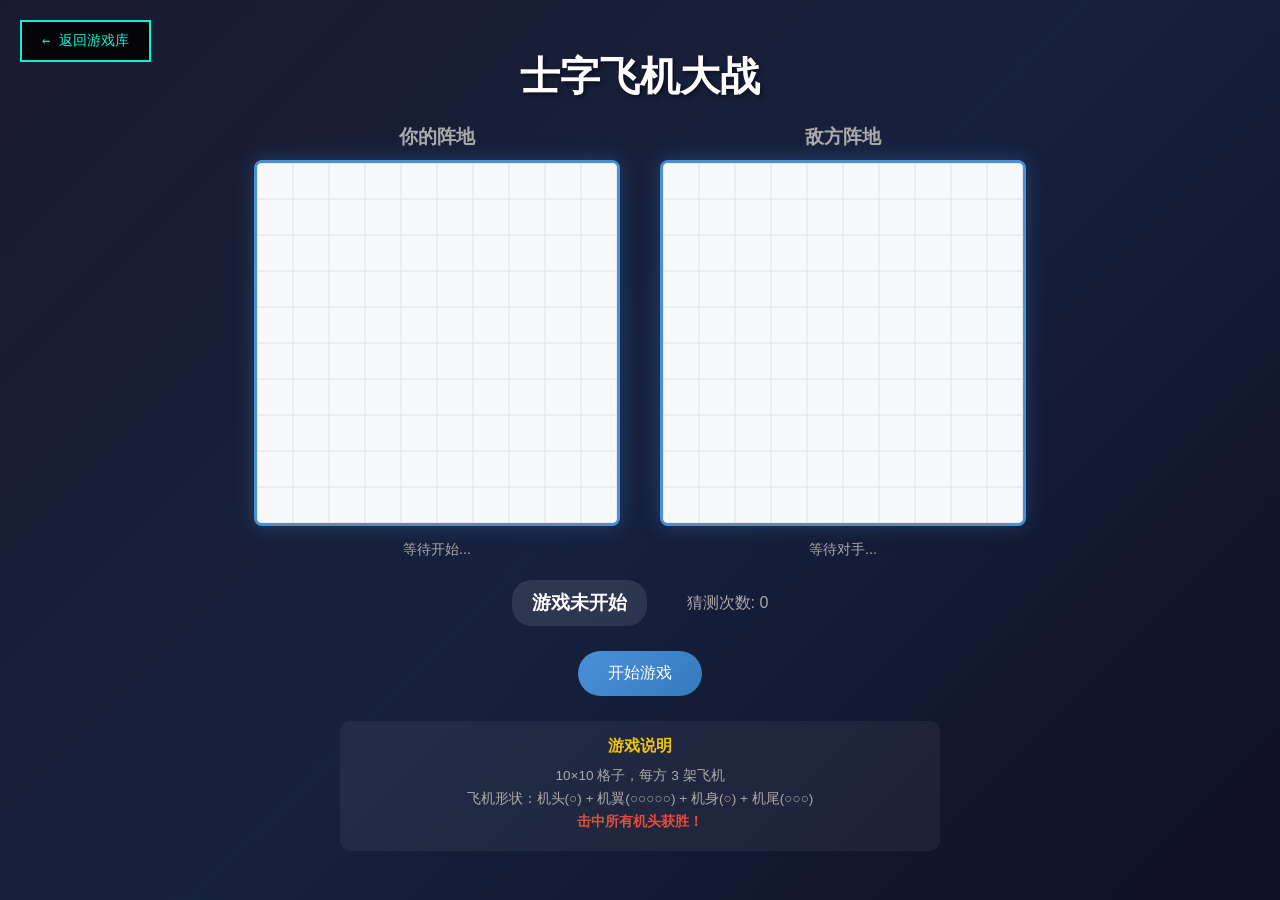
<file: games/plane-strike/index.html>
<!DOCTYPE html>
<html lang="zh-CN">
<head>
    <meta charset="UTF-8">
    <meta name="viewport" content="width=device-width, initial-scale=1.0">
    <title>士字飞机大战</title>
    <link rel="stylesheet" href="style.css">
    <style>
        .back-link {
            position: fixed;
            top: 20px;
            left: 20px;
            color: #00f5d4;
            text-decoration: none;
            font-family: 'JetBrains Mono', monospace;
            font-size: 14px;
            padding: 10px 20px;
            border: 2px solid #00f5d4;
            background: rgba(0, 0, 0, 0.8);
            transition: all 0.3s;
            z-index: 1000;
        }
        .back-link:hover {
            background: #00f5d4;
            color: #0a0a0a;
            box-shadow: 0 0 20px rgba(0, 245, 212, 0.5);
        }
    </style>
</head>
<body>
    <a href="../../index.html" class="back-link">← 返回游戏库</a>
    <div class="game-container">
        <h1>士字飞机大战</h1>
        
        <div class="game-area">
            <div class="board-container">
                <h2>你的阵地</h2>
                <canvas id="myBoard" width="320" height="320"></canvas>
                <div class="status" id="myStatus">等待开始...</div>
            </div>
            
            <div class="board-container">
                <h2>敌方阵地</h2>
                <canvas id="enemyBoard" width="320" height="320"></canvas>
                <div class="status" id="enemyStatus">等待对手...</div>
            </div>
        </div>
        
        <div class="info-panel">
            <div class="turn-indicator" id="turnIndicator">游戏未开始</div>
            <div class="shots">猜测次数: <span id="shotCount">0</span></div>
        </div>
        
        <div class="controls">
            <button id="startBtn">开始游戏</button>
            <button id="rotateBtn" style="display: none;">旋转飞机 (R)</button>
        </div>
        
        <div class="instructions">
            <h3>游戏说明</h3>
            <p>10×10 格子，每方 3 架飞机</p>
            <p>飞机形状：机头(○) + 机翼(○○○○○) + 机身(○) + 机尾(○○○)</p>
            <p><strong>击中所有机头获胜！</strong></p>
        </div>
    </div>
    <script src="game.js"></script>
</body>
</html>
</file>
<file: games/breakout/style.css>
* {
    margin: 0;
    padding: 0;
    box-sizing: border-box;
}

body {
    display: flex;
    justify-content: center;
    align-items: center;
    min-height: 100vh;
    background: linear-gradient(135deg, #1a1a2e 0%, #16213e 100%);
    font-family: 'Segoe UI', Tahoma, Geneva, Verdana, sans-serif;
}

.game-container {
    text-align: center;
    color: #fff;
}

h1 {
    margin-bottom: 20px;
    font-size: 2.5rem;
    text-shadow: 2px 2px 4px rgba(0, 0, 0, 0.5);
}

#gameCanvas {
    background: #000;
    border: 3px solid #4a90d9;
    border-radius: 8px;
    box-shadow: 0 0 20px rgba(74, 144, 217, 0.5);
    display: block;
    margin: 0 auto 20px;
}

.score-board {
    display: flex;
    justify-content: center;
    gap: 40px;
    margin-bottom: 20px;
    font-size: 1.2rem;
}

.score-board span {
    background: rgba(255, 255, 255, 0.1);
    padding: 8px 20px;
    border-radius: 20px;
}

#combo {
    color: #f1c40f;
    font-weight: bold;
}

#combo.active {
    animation: pulse 0.3s ease;
}

@keyframes pulse {
    0% { transform: scale(1); }
    50% { transform: scale(1.3); }
    100% { transform: scale(1); }
}

.controls {
    color: #aaa;
}

.controls p {
    margin-bottom: 15px;
}

button {
    background: #4a90d9;
    color: white;
    border: none;
    padding: 12px 30px;
    font-size: 1rem;
    border-radius: 25px;
    cursor: pointer;
    margin: 5px;
    transition: all 0.3s ease;
}

button:hover {
    background: #357abd;
    transform: translateY(-2px);
    box-shadow: 0 4px 12px rgba(74, 144, 217, 0.4);
}

button:active {
    transform: translateY(0);
}
</file>
<file: games/fractal-explorer/styles.css>
* {
    margin: 0;
    padding: 0;
    box-sizing: border-box;
}

:root {
    --bg-primary: #0a0a0f;
    --bg-secondary: #12121a;
    --bg-panel: rgba(20, 20, 35, 0.8);
    --accent-cyan: #00d4ff;
    --accent-purple: #a855f7;
    --accent-pink: #ec4899;
    --text-primary: #ffffff;
    --text-secondary: #a0a0b0;
    --border-color: rgba(255, 255, 255, 0.1);
    --glass-bg: rgba(20, 20, 35, 0.6);
    --glass-border: rgba(255, 255, 255, 0.1);
}

body {
    font-family: 'Segoe UI', system-ui, -apple-system, sans-serif;
    background: var(--bg-primary);
    color: var(--text-primary);
    min-height: 100vh;
    overflow-x: hidden;
}

.container {
    max-width: 1400px;
    margin: 0 auto;
    padding: 20px;
}

/* Header */
.header {
    text-align: center;
    margin-bottom: 30px;
    padding: 20px 0;
}

.title {
    font-size: 2.5rem;
    font-weight: 700;
    background: linear-gradient(135deg, var(--accent-cyan), var(--accent-purple));
    -webkit-background-clip: text;
    -webkit-text-fill-color: transparent;
    background-clip: text;
    margin-bottom: 8px;
    letter-spacing: -1px;
}

.subtitle {
    font-size: 1rem;
    color: var(--text-secondary);
    font-family: 'Courier New', monospace;
    text-transform: uppercase;
    letter-spacing: 4px;
}

/* Main Layout */
.main-content {
    display: flex;
    gap: 30px;
    align-items: flex-start;
}

/* Canvas Wrapper */
.canvas-wrapper {
    position: relative;
    flex: 1;
    display: flex;
    justify-content: center;
    align-items: center;
}

#fractalCanvas {
    border-radius: 12px;
    box-shadow: 0 0 60px rgba(0, 212, 255, 0.15),
                0 0 120px rgba(168, 85, 247, 0.1);
    cursor: crosshair;
    background: #000;
}

.selection-box {
    position: absolute;
    border: 2px solid var(--accent-cyan);
    background: rgba(0, 212, 255, 0.1);
    pointer-events: none;
    display: none;
    border-radius: 4px;
    box-shadow: 0 0 20px rgba(0, 212, 255, 0.3);
}

.loading-overlay {
    position: absolute;
    top: 50%;
    left: 50%;
    transform: translate(-50%, -50%);
    background: rgba(0, 0, 0, 0.9);
    padding: 30px 50px;
    border-radius: 12px;
    display: flex;
    flex-direction: column;
    align-items: center;
    gap: 15px;
    backdrop-filter: blur(10px);
    border: 1px solid var(--border-color);
    opacity: 0;
    pointer-events: none;
    transition: opacity 0.3s ease;
}

.loading-overlay.active {
    opacity: 1;
    pointer-events: all;
}

.spinner {
    width: 40px;
    height: 40px;
    border: 3px solid var(--border-color);
    border-top-color: var(--accent-cyan);
    border-radius: 50%;
    animation: spin 1s linear infinite;
}

@keyframes spin {
    to { transform: rotate(360deg); }
}

/* Info Panel */
.info-panel {
    position: absolute;
    bottom: 20px;
    left: 20px;
    background: var(--glass-bg);
    backdrop-filter: blur(10px);
    border: 1px solid var(--glass-border);
    border-radius: 10px;
    padding: 15px 20px;
    font-family: 'Courier New', monospace;
    font-size: 0.85rem;
    display: flex;
    gap: 25px;
}

.info-item {
    display: flex;
    gap: 8px;
}

.info-label {
    color: var(--text-secondary);
}

.info-value {
    color: var(--accent-cyan);
    font-weight: 600;
}

/* Control Panel */
.control-panel {
    width: 320px;
    background: var(--glass-bg);
    backdrop-filter: blur(20px);
    border: 1px solid var(--glass-border);
    border-radius: 16px;
    padding: 25px;
    max-height: calc(100vh - 200px);
    overflow-y: auto;
}

.control-panel::-webkit-scrollbar {
    width: 6px;
}

.control-panel::-webkit-scrollbar-track {
    background: transparent;
}

.control-panel::-webkit-scrollbar-thumb {
    background: var(--border-color);
    border-radius: 3px;
}

.panel-section {
    margin-bottom: 25px;
    padding-bottom: 20px;
    border-bottom: 1px solid var(--border-color);
}

.panel-section:last-child {
    margin-bottom: 0;
    padding-bottom: 0;
    border-bottom: none;
}

.section-title {
    font-size: 0.9rem;
    font-weight: 600;
    color: var(--text-secondary);
    text-transform: uppercase;
    letter-spacing: 1px;
    margin-bottom: 15px;
}

/* Fractal Selector */
.fractal-selector {
    display: flex;
    flex-direction: column;
    gap: 10px;
}

.fractal-btn {
    display: flex;
    align-items: center;
    gap: 12px;
    padding: 14px 16px;
    background: rgba(255, 255, 255, 0.05);
    border: 1px solid var(--border-color);
    border-radius: 10px;
    color: var(--text-primary);
    font-size: 0.95rem;
    cursor: pointer;
    transition: all 0.3s ease;
}

.fractal-btn:hover {
    background: rgba(255, 255, 255, 0.1);
    border-color: var(--accent-cyan);
    transform: translateX(5px);
}

.fractal-btn.active {
    background: linear-gradient(135deg, rgba(0, 212, 255, 0.2), rgba(168, 85, 247, 0.2));
    border-color: var(--accent-cyan);
    box-shadow: 0 0 20px rgba(0, 212, 255, 0.2);
}

.btn-icon {
    font-size: 1.2rem;
    opacity: 0.8;
}

/* Julia Parameters */
.julia-params {
    animation: slideDown 0.3s ease;
}

@keyframes slideDown {
    from {
        opacity: 0;
        transform: translateY(-10px);
    }
    to {
        opacity: 1;
        transform: translateY(0);
    }
}

.param-inputs {
    display: flex;
    flex-direction: column;
    gap: 12px;
}

.param-row {
    display: flex;
    flex-direction: column;
    gap: 6px;
}

.param-row label {
    font-size: 0.8rem;
    color: var(--text-secondary);
}

.param-row input {
    padding: 10px 12px;
    background: rgba(0, 0, 0, 0.3);
    border: 1px solid var(--border-color);
    border-radius: 8px;
    color: var(--text-primary);
    font-family: 'Courier New', monospace;
    font-size: 0.9rem;
    transition: border-color 0.3s;
}

.param-row input:focus {
    outline: none;
    border-color: var(--accent-cyan);
}

.preset-btn {
    padding: 10px;
    background: linear-gradient(135deg, var(--accent-purple), var(--accent-pink));
    border: none;
    border-radius: 8px;
    color: white;
    font-size: 0.85rem;
    font-weight: 600;
    cursor: pointer;
    transition: all 0.3s ease;
    margin-top: 5px;
}

.preset-btn:hover {
    transform: translateY(-2px);
    box-shadow: 0 5px 20px rgba(168, 85, 247, 0.4);
}

/* Slider */
.slider-container {
    display: flex;
    align-items: center;
    gap: 15px;
}

input[type="range"] {
    flex: 1;
    -webkit-appearance: none;
    appearance: none;
    height: 6px;
    background: rgba(255, 255, 255, 0.1);
    border-radius: 3px;
    outline: none;
}

input[type="range"]::-webkit-slider-thumb {
    -webkit-appearance: none;
    appearance: none;
    width: 18px;
    height: 18px;
    background: linear-gradient(135deg, var(--accent-cyan), var(--accent-purple));
    border-radius: 50%;
    cursor: pointer;
    transition: transform 0.2s, box-shadow 0.2s;
}

input[type="range"]::-webkit-slider-thumb:hover {
    transform: scale(1.2);
    box-shadow: 0 0 15px rgba(0, 212, 255, 0.5);
}

.slider-value {
    min-width: 45px;
    text-align: center;
    padding: 6px 10px;
    background: rgba(0, 0, 0, 0.3);
    border-radius: 6px;
    font-family: 'Courier New', monospace;
    font-size: 0.9rem;
    color: var(--accent-cyan);
}

/* Color Schemes */
.color-schemes {
    display: flex;
    gap: 10px;
    flex-wrap: wrap;
}

.color-btn {
    width: 50px;
    height: 50px;
    border: 2px solid transparent;
    border-radius: 10px;
    cursor: pointer;
    transition: all 0.3s ease;
    position: relative;
    overflow: hidden;
}

.color-btn:hover {
    transform: scale(1.1);
    border-color: rgba(255, 255, 255, 0.3);
}

.color-btn.active {
    border-color: var(--accent-cyan);
    box-shadow: 0 0 20px rgba(0, 212, 255, 0.4);
    transform: scale(1.1);
}

.color-btn.active::after {
    content: '✓';
    position: absolute;
    top: 50%;
    left: 50%;
    transform: translate(-50%, -50%);
    color: white;
    font-size: 1.2rem;
    font-weight: bold;
    text-shadow: 0 0 5px rgba(0, 0, 0, 0.8);
}

/* Zoom Controls */
.zoom-controls {
    display: flex;
    gap: 10px;
}

.control-btn {
    flex: 1;
    padding: 12px;
    background: rgba(255, 255, 255, 0.05);
    border: 1px solid var(--border-color);
    border-radius: 10px;
    color: var(--text-primary);
    font-size: 0.85rem;
    cursor: pointer;
    transition: all 0.3s ease;
}

.control-btn:hover {
    background: rgba(255, 255, 255, 0.1);
    border-color: var(--accent-cyan);
    transform: translateY(-2px);
}

/* Action Buttons */
.action-buttons {
    display: flex;
    flex-direction: column;
    gap: 10px;
}

.action-btn {
    display: flex;
    align-items: center;
    justify-content: center;
    gap: 8px;
    padding: 14px 20px;
    border: none;
    border-radius: 10px;
    font-size: 0.95rem;
    font-weight: 600;
    cursor: pointer;
    transition: all 0.3s ease;
}

.action-btn.primary {
    background: linear-gradient(135deg, var(--accent-cyan), var(--accent-purple));
    color: white;
}

.action-btn.primary:hover {
    transform: translateY(-2px);
    box-shadow: 0 10px 30px rgba(0, 212, 255, 0.3);
}

.action-btn.secondary {
    background: rgba(255, 255, 255, 0.1);
    color: var(--text-primary);
    border: 1px solid var(--border-color);
}

.action-btn.secondary:hover {
    background: rgba(255, 255, 255, 0.15);
    border-color: var(--text-secondary);
}

/* History List */
.history-list {
    display: flex;
    flex-direction: column;
    gap: 8px;
    max-height: 150px;
    overflow-y: auto;
}

.history-item {
    display: flex;
    justify-content: space-between;
    align-items: center;
    padding: 10px 12px;
    background: rgba(255, 255, 255, 0.03);
    border: 1px solid var(--border-color);
    border-radius: 8px;
    font-size: 0.8rem;
    font-family: 'Courier New', monospace;
    cursor: pointer;
    transition: all 0.3s ease;
}

.history-item:hover {
    background: rgba(0, 212, 255, 0.1);
    border-color: var(--accent-cyan);
}

.history-item .zoom-level {
    color: var(--accent-cyan);
    font-weight: 600;
}

.history-item .coord {
    color: var(--text-secondary);
    font-size: 0.75rem;
}

/* Discovery List */
.discovery-list {
    display: flex;
    flex-direction: column;
    gap: 8px;
}

.discovery-btn {
    display: flex;
    align-items: center;
    gap: 10px;
    padding: 12px;
    background: rgba(255, 255, 255, 0.03);
    border: 1px solid var(--border-color);
    border-radius: 8px;
    color: var(--text-primary);
    font-size: 0.9rem;
    cursor: pointer;
    transition: all 0.3s ease;
    text-align: left;
}

.discovery-btn:hover {
    background: linear-gradient(135deg, rgba(168, 85, 247, 0.2), rgba(236, 72, 153, 0.2));
    border-color: var(--accent-purple);
    transform: translateX(5px);
}

/* Footer */
.footer {
    text-align: center;
    margin-top: 30px;
    padding: 20px;
    color: var(--text-secondary);
    font-size: 0.85rem;
}

/* Responsive */
@media (max-width: 1100px) {
    .main-content {
        flex-direction: column;
    }
    
    .control-panel {
        width: 100%;
        max-height: none;
    }
    
    #fractalCanvas {
        width: 100%;
        max-width: 600px;
        height: auto;
    }
}

/* Animations */
@keyframes pulse {
    0%, 100% {
        box-shadow: 0 0 20px rgba(0, 212, 255, 0.3);
    }
    50% {
        box-shadow: 0 0 40px rgba(0, 212, 255, 0.5);
    }
}

.fractal-btn.active {
    animation: pulse 3s infinite;
}
</file>
<file: games/game-of-life/styles.css>
* {
    margin: 0;
    padding: 0;
    box-sizing: border-box;
}

:root {
    --bg-primary: #050508;
    --bg-secondary: #0a0a12;
    --bg-panel: rgba(15, 15, 25, 0.85);
    --accent-green: #4ade80;
    --accent-blue: #60a5fa;
    --accent-red: #f87171;
    --accent-gold: #fbbf24;
    --text-primary: #ffffff;
    --text-secondary: #94a3b8;
    --border-color: rgba(255, 255, 255, 0.1);
    --glass-bg: rgba(20, 20, 35, 0.7);
    --grid-line: rgba(255, 255, 255, 0.05);
}

body {
    font-family: 'Segoe UI', system-ui, -apple-system, sans-serif;
    background: var(--bg-primary);
    color: var(--text-primary);
    min-height: 100vh;
    overflow-x: hidden;
    background-image: 
        radial-gradient(ellipse at 30% 20%, rgba(74, 222, 128, 0.08) 0%, transparent 50%),
        radial-gradient(ellipse at 70% 80%, rgba(96, 165, 250, 0.08) 0%, transparent 50%);
}

/* 返回游戏库按钮 */
.back-link {
    position: fixed;
    top: 20px;
    left: 20px;
    color: #00f5d4;
    text-decoration: none;
    font-family: 'JetBrains Mono', monospace;
    font-size: 14px;
    padding: 10px 20px;
    border: 2px solid #00f5d4;
    background: rgba(0, 0, 0, 0.8);
    transition: all 0.3s;
    z-index: 1000;
}

.back-link:hover {
    background: #00f5d4;
    color: #0a0a0a;
    box-shadow: 0 0 20px rgba(0, 245, 212, 0.5);
}

.container {
    max-width: 1400px;
    margin: 0 auto;
    padding: 20px;
}

/* Header */
.header {
    text-align: center;
    margin-bottom: 25px;
    padding: 15px 0;
}

.title {
    font-size: 2.2rem;
    font-weight: 700;
    background: linear-gradient(135deg, var(--accent-green), var(--accent-blue));
    -webkit-background-clip: text;
    -webkit-text-fill-color: transparent;
    background-clip: text;
    margin-bottom: 5px;
    letter-spacing: -0.5px;
}

.subtitle {
    font-size: 0.9rem;
    color: var(--text-secondary);
    font-family: 'Courier New', monospace;
    text-transform: uppercase;
    letter-spacing: 3px;
}

/* Main Layout */
.main-content {
    display: flex;
    gap: 25px;
    align-items: flex-start;
}

/* Game Area */
.game-area {
    position: relative;
    flex: 1;
    display: flex;
    justify-content: center;
    align-items: center;
}

#gameCanvas {
    border-radius: 12px;
    background: var(--bg-secondary);
    box-shadow: 
        0 0 80px rgba(74, 222, 128, 0.1),
        0 0 160px rgba(96, 165, 250, 0.05),
        inset 0 0 60px rgba(0, 0, 0, 0.5);
    cursor: crosshair;
}

.overlay-info {
    position: absolute;
    top: 20px;
    right: 20px;
    background: var(--glass-bg);
    backdrop-filter: blur(10px);
    border: 1px solid var(--border-color);
    border-radius: 10px;
    padding: 15px 20px;
    display: flex;
    flex-direction: column;
    gap: 8px;
    min-width: 120px;
}

.info-item {
    display: flex;
    justify-content: space-between;
    gap: 15px;
}

.info-item .label {
    font-size: 0.75rem;
    color: var(--text-secondary);
    text-transform: uppercase;
}

.info-item .value {
    font-family: 'Courier New', monospace;
    font-size: 0.9rem;
    color: var(--accent-green);
    font-weight: 600;
}

/* Control Panel */
.control-panel {
    width: 320px;
    background: var(--glass-bg);
    backdrop-filter: blur(20px);
    border: 1px solid var(--border-color);
    border-radius: 16px;
    padding: 20px;
    max-height: calc(100vh - 180px);
    overflow-y: auto;
}

.control-panel::-webkit-scrollbar {
    width: 6px;
}

.control-panel::-webkit-scrollbar-track {
    background: transparent;
}

.control-panel::-webkit-scrollbar-thumb {
    background: var(--border-color);
    border-radius: 3px;
}

.panel-section {
    margin-bottom: 20px;
    padding-bottom: 15px;
    border-bottom: 1px solid var(--border-color);
}

.panel-section:last-child {
    margin-bottom: 0;
    padding-bottom: 0;
    border-bottom: none;
}

.section-title {
    font-size: 0.8rem;
    font-weight: 600;
    color: var(--text-secondary);
    text-transform: uppercase;
    letter-spacing: 1px;
    margin-bottom: 12px;
}

/* Control Buttons */
.control-buttons {
    display: grid;
    grid-template-columns: repeat(2, 1fr);
    gap: 8px;
    margin-bottom: 15px;
}

.control-btn {
    display: flex;
    align-items: center;
    justify-content: center;
    gap: 5px;
    padding: 12px;
    border: none;
    border-radius: 8px;
    font-size: 0.85rem;
    font-weight: 600;
    cursor: pointer;
    transition: all 0.3s ease;
}

.control-btn.primary {
    background: linear-gradient(135deg, var(--accent-green), #22c55e);
    color: #000;
    grid-column: span 2;
}

.control-btn.primary:hover:not(:disabled) {
    transform: translateY(-2px);
    box-shadow: 0 5px 20px rgba(74, 222, 128, 0.4);
}

.control-btn.secondary {
    background: rgba(255, 255, 255, 0.1);
    color: var(--text-primary);
    border: 1px solid var(--border-color);
}

.control-btn.secondary:hover:not(:disabled) {
    background: rgba(255, 255, 255, 0.15);
    border-color: var(--text-secondary);
}

.control-btn:disabled {
    opacity: 0.5;
    cursor: not-allowed;
}

/* Slider */
.param-group {
    display: flex;
    flex-direction: column;
    gap: 5px;
}

.param-group label {
    font-size: 0.75rem;
    color: var(--text-secondary);
    text-transform: uppercase;
}

.slider-with-value {
    display: flex;
    align-items: center;
    gap: 10px;
}

input[type="range"] {
    flex: 1;
    -webkit-appearance: none;
    appearance: none;
    height: 6px;
    background: rgba(255, 255, 255, 0.1);
    border-radius: 3px;
    outline: none;
}

input[type="range"]::-webkit-slider-thumb {
    -webkit-appearance: none;
    appearance: none;
    width: 16px;
    height: 16px;
    background: linear-gradient(135deg, var(--accent-green), var(--accent-blue));
    border-radius: 50%;
    cursor: pointer;
    transition: transform 0.2s;
}

input[type="range"]::-webkit-slider-thumb:hover {
    transform: scale(1.2);
}

.param-value {
    min-width: 70px;
    text-align: right;
    font-family: 'Courier New', monospace;
    font-size: 0.8rem;
    color: var(--accent-green);
}

/* Preset Grid */
.preset-grid {
    display: grid;
    grid-template-columns: repeat(2, 1fr);
    gap: 8px;
}

.preset-btn {
    display: flex;
    flex-direction: column;
    align-items: center;
    gap: 5px;
    padding: 12px;
    background: rgba(255, 255, 255, 0.03);
    border: 1px solid var(--border-color);
    border-radius: 10px;
    color: var(--text-primary);
    cursor: pointer;
    transition: all 0.3s ease;
}

.preset-btn:hover {
    background: rgba(255, 255, 255, 0.08);
    border-color: var(--accent-green);
    transform: translateY(-2px);
}

.preset-icon {
    font-size: 1.5rem;
}

.preset-name {
    font-size: 0.75rem;
}

/* Select */
select {
    padding: 10px;
    background: rgba(0, 0, 0, 0.3);
    border: 1px solid var(--border-color);
    border-radius: 8px;
    color: var(--text-primary);
    font-size: 0.85rem;
    cursor: pointer;
    width: 100%;
}

select:focus {
    outline: none;
    border-color: var(--accent-green);
}

/* Checkbox */
.checkbox-group {
    display: flex;
    flex-direction: column;
    gap: 8px;
}

.checkbox-label {
    display: flex;
    align-items: center;
    gap: 8px;
    cursor: pointer;
    font-size: 0.85rem;
    color: var(--text-secondary);
}

.checkbox-label input[type="checkbox"] {
    width: 16px;
    height: 16px;
    accent-color: var(--accent-green);
    cursor: pointer;
}

/* Mode Selector */
.mode-selector {
    display: flex;
    flex-direction: column;
    gap: 8px;
}

.mode-btn {
    display: flex;
    align-items: center;
    gap: 10px;
    padding: 10px 12px;
    background: rgba(255, 255, 255, 0.03);
    border: 1px solid var(--border-color);
    border-radius: 8px;
    color: var(--text-secondary);
    font-size: 0.85rem;
    cursor: pointer;
    transition: all 0.3s ease;
}

.mode-btn:hover {
    background: rgba(255, 255, 255, 0.08);
}

.mode-btn.active {
    background: rgba(74, 222, 128, 0.15);
    border-color: var(--accent-green);
    color: var(--text-primary);
}

.mode-color {
    width: 20px;
    height: 20px;
    border-radius: 4px;
}

/* Instructions */
.instructions {
    font-size: 0.8rem;
    color: var(--text-secondary);
    line-height: 1.8;
}

.instructions kbd {
    background: rgba(255, 255, 255, 0.1);
    padding: 2px 8px;
    border-radius: 4px;
    font-family: 'Courier New', monospace;
    font-size: 0.75rem;
    color: var(--accent-green);
}

/* File Actions */
.file-actions {
    display: flex;
    gap: 10px;
}

.action-btn {
    flex: 1;
    display: flex;
    align-items: center;
    justify-content: center;
    gap: 5px;
    padding: 12px;
    background: rgba(255, 255, 255, 0.05);
    border: 1px solid var(--border-color);
    border-radius: 8px;
    color: var(--text-primary);
    font-size: 0.85rem;
    cursor: pointer;
    transition: all 0.3s ease;
}

.action-btn:hover {
    background: rgba(74, 222, 128, 0.1);
    border-color: var(--accent-green);
}

/* Footer */
.footer {
    text-align: center;
    margin-top: 25px;
    padding: 15px;
    color: var(--text-secondary);
    font-size: 0.8rem;
}

/* Responsive */
@media (max-width: 1100px) {
    .main-content {
        flex-direction: column;
    }
    
    .control-panel {
        width: 100%;
        max-height: none;
    }
    
    #gameCanvas {
        width: 100%;
        max-width: 600px;
        height: auto;
    }
}
</file>
<file: games/minesweeper/styles.css>
* {
    margin: 0;
    padding: 0;
    box-sizing: border-box;
}

:root {
    --bg-primary: #070a11;
    --bg-secondary: #0d1320;
    --panel-bg: rgba(13, 19, 32, 0.82);
    --panel-strong: rgba(10, 15, 26, 0.95);
    --accent-cyan: #5cf6ff;
    --accent-blue: #6ea8ff;
    --accent-lime: #d7ff61;
    --accent-red: #ff5f7d;
    --accent-gold: #ffd45c;
    --text-primary: #eff8ff;
    --text-secondary: #9cb0c7;
    --text-dim: #6d8098;
    --border: rgba(255, 255, 255, 0.1);
    --shadow: 0 30px 80px rgba(0, 0, 0, 0.35);
}

body {
    min-height: 100vh;
    font-family: 'Space Grotesk', sans-serif;
    color: var(--text-primary);
    background:
        radial-gradient(circle at 20% 20%, rgba(92, 246, 255, 0.14), transparent 24%),
        radial-gradient(circle at 82% 18%, rgba(110, 168, 255, 0.16), transparent 24%),
        radial-gradient(circle at 60% 80%, rgba(215, 255, 97, 0.08), transparent 22%),
        linear-gradient(180deg, #05070d 0%, #0b101a 52%, #06080e 100%);
    overflow-x: hidden;
}

.grid-bg {
    position: fixed;
    inset: 0;
    background-image:
        linear-gradient(rgba(92, 246, 255, 0.05) 1px, transparent 1px),
        linear-gradient(90deg, rgba(92, 246, 255, 0.05) 1px, transparent 1px);
    background-size: 36px 36px;
    opacity: 0.2;
    pointer-events: none;
}

.glow {
    position: fixed;
    width: 320px;
    height: 320px;
    border-radius: 50%;
    filter: blur(100px);
    pointer-events: none;
    opacity: 0.18;
}

.glow-left {
    top: 120px;
    left: -80px;
    background: var(--accent-cyan);
}

.glow-right {
    right: -100px;
    bottom: 80px;
    background: var(--accent-blue);
}

.back-link {
    position: fixed;
    top: 20px;
    left: 20px;
    color: #00f5d4;
    text-decoration: none;
    font-family: 'JetBrains Mono', monospace;
    font-size: 14px;
    padding: 10px 20px;
    border: 2px solid #00f5d4;
    background: rgba(0, 0, 0, 0.8);
    transition: all 0.3s;
    z-index: 1000;
}

.back-link:hover {
    background: #00f5d4;
    color: #0a0a0a;
    box-shadow: 0 0 20px rgba(0, 245, 212, 0.5);
}

.container {
    position: relative;
    z-index: 1;
    width: min(1400px, calc(100% - 32px));
    margin: 0 auto;
    padding: 84px 0 32px;
}

.hero {
    display: flex;
    justify-content: space-between;
    gap: 24px;
    align-items: end;
    margin-bottom: 24px;
}

.eyebrow,
.section-kicker,
.status-label,
.hero-chip span {
    font-family: 'JetBrains Mono', monospace;
    text-transform: uppercase;
    letter-spacing: 0.14em;
}

.eyebrow,
.section-kicker {
    font-size: 12px;
    color: var(--accent-cyan);
}

.title {
    margin-top: 8px;
    font-size: clamp(2.8rem, 7vw, 5rem);
    line-height: 0.92;
    letter-spacing: -0.05em;
}

.subtitle {
    margin-top: 14px;
    max-width: 720px;
    color: var(--text-secondary);
    font-size: 1.03rem;
}

.hero-panel {
    display: flex;
    gap: 14px;
    flex-wrap: wrap;
    justify-content: flex-end;
}

.hero-chip {
    min-width: 180px;
    padding: 16px 18px;
    border-radius: 18px;
    border: 1px solid var(--border);
    background: linear-gradient(180deg, rgba(14, 24, 38, 0.92), rgba(11, 16, 26, 0.75));
    box-shadow: var(--shadow);
}

.hero-chip span {
    font-size: 11px;
    color: var(--text-dim);
}

.hero-chip strong {
    display: block;
    margin-top: 8px;
    font-size: 1.05rem;
}

.workspace {
    display: grid;
    grid-template-columns: minmax(0, 1.4fr) minmax(290px, 360px);
    gap: 24px;
    align-items: start;
}

.game-shell,
.side-panel {
    border-radius: 24px;
    border: 1px solid var(--border);
    background: linear-gradient(180deg, rgba(11, 16, 26, 0.94), rgba(7, 10, 17, 0.88));
    box-shadow: var(--shadow);
}

.game-shell {
    padding: 22px;
}

.toolbar {
    display: flex;
    justify-content: space-between;
    gap: 18px;
    align-items: center;
    flex-wrap: wrap;
}

.difficulty-tabs {
    display: flex;
    gap: 10px;
    flex-wrap: wrap;
}

.tab,
.reset-btn {
    border: 1px solid var(--border);
    cursor: pointer;
    font: inherit;
    transition: transform 0.2s ease, border-color 0.2s ease, background 0.2s ease;
}

.tab {
    padding: 11px 16px;
    border-radius: 999px;
    background: rgba(255, 255, 255, 0.03);
    color: var(--text-primary);
}

.tab.active {
    background: linear-gradient(135deg, rgba(92, 246, 255, 0.18), rgba(110, 168, 255, 0.18));
    border-color: rgba(92, 246, 255, 0.5);
}

.status-bar {
    display: flex;
    gap: 12px;
    flex-wrap: wrap;
    align-items: center;
}

.status-card {
    min-width: 110px;
    padding: 12px 14px;
    border-radius: 16px;
    border: 1px solid rgba(255, 255, 255, 0.08);
    background: rgba(255, 255, 255, 0.03);
    text-align: center;
}

.status-label {
    display: block;
    font-size: 11px;
    color: var(--text-dim);
}

.status-card strong {
    display: block;
    margin-top: 6px;
    font-size: 1.5rem;
}

.reset-btn {
    padding: 13px 18px;
    border-radius: 999px;
    background: linear-gradient(135deg, var(--accent-lime), #f3ff9b);
    color: #11151d;
    font-weight: 700;
}

.board-frame {
    margin-top: 18px;
    padding: 18px;
    border-radius: 22px;
    border: 1px solid rgba(255, 255, 255, 0.08);
    background:
        linear-gradient(180deg, rgba(255, 255, 255, 0.03), rgba(255, 255, 255, 0.02)),
        linear-gradient(180deg, rgba(13, 19, 32, 0.98), rgba(9, 13, 22, 0.88));
}

.board-header {
    display: flex;
    justify-content: space-between;
    gap: 16px;
    align-items: end;
    margin-bottom: 18px;
}

.board-header h2,
.panel-block h2 {
    margin-top: 8px;
    font-size: 1.3rem;
    letter-spacing: -0.03em;
}

.board-hint {
    color: var(--text-secondary);
    font-size: 0.92rem;
    text-align: right;
}

.board-scroll {
    overflow-x: auto;
    overflow-y: hidden;
    padding-bottom: 4px;
}

.board-scroll::-webkit-scrollbar {
    height: 8px;
}

.board-scroll::-webkit-scrollbar-track {
    background: rgba(255, 255, 255, 0.03);
    border-radius: 999px;
}

.board-scroll::-webkit-scrollbar-thumb {
    background: rgba(92, 246, 255, 0.25);
    border-radius: 999px;
}

.board {
    display: grid;
    gap: var(--cell-gap, 6px);
    justify-content: start;
    width: fit-content;
    padding: 12px;
    border-radius: 20px;
    background: rgba(4, 8, 15, 0.88);
    border: 1px solid rgba(92, 246, 255, 0.12);
}

.cell {
    width: var(--cell-size, 42px);
    height: var(--cell-size, 42px);
    border: 1px solid rgba(255, 255, 255, 0.08);
    border-radius: 12px;
    background:
        linear-gradient(180deg, rgba(92, 246, 255, 0.1), rgba(255, 255, 255, 0.03)),
        #101827;
    color: var(--text-primary);
    display: flex;
    align-items: center;
    justify-content: center;
    font-family: 'JetBrains Mono', monospace;
    font-size: 1.1rem;
    font-weight: 700;
    user-select: none;
    cursor: pointer;
    transition: transform 0.15s ease, background 0.15s ease, border-color 0.15s ease;
}

.cell:hover {
    transform: translateY(-1px);
    border-color: rgba(92, 246, 255, 0.4);
}

.cell.revealed {
    cursor: default;
    background: rgba(255, 255, 255, 0.06);
    border-color: rgba(255, 255, 255, 0.08);
    transform: none;
}

.cell.flagged {
    color: var(--accent-gold);
}

.cell.mine {
    background: linear-gradient(135deg, rgba(255, 95, 125, 0.26), rgba(255, 255, 255, 0.04));
    border-color: rgba(255, 95, 125, 0.45);
}

.cell.exploded {
    background: linear-gradient(135deg, rgba(255, 95, 125, 0.8), rgba(255, 95, 125, 0.3));
    color: #fff;
}

.cell.n1 { color: #7bd7ff; }
.cell.n2 { color: #79ff9e; }
.cell.n3 { color: #ffd45c; }
.cell.n4 { color: #ff8ad1; }
.cell.n5 { color: #ff7e5c; }
.cell.n6 { color: #79fff2; }
.cell.n7 { color: #d2d8ff; }
.cell.n8 { color: #ffffff; }

.side-panel {
    padding: 20px;
    position: sticky;
    top: 22px;
}

.panel-block + .panel-block {
    margin-top: 20px;
    padding-top: 20px;
    border-top: 1px solid rgba(255, 255, 255, 0.08);
}

.info-list,
.telemetry,
.log-panel {
    margin-top: 16px;
}

.info-list {
    display: grid;
    gap: 10px;
    color: var(--text-secondary);
    font-size: 0.95rem;
}

.telemetry {
    display: grid;
    gap: 12px;
}

.telemetry-item {
    padding: 14px 16px;
    border-radius: 16px;
    background: rgba(255, 255, 255, 0.03);
    border: 1px solid rgba(255, 255, 255, 0.08);
}

.telemetry-item span {
    display: block;
    color: var(--text-dim);
    font-size: 0.9rem;
}

.telemetry-item strong {
    display: block;
    margin-top: 8px;
    font-size: 1.3rem;
}

.log-panel {
    display: grid;
    gap: 10px;
}

.log-entry {
    padding: 12px 14px;
    border-radius: 14px;
    background: rgba(255, 255, 255, 0.03);
    border: 1px solid rgba(255, 255, 255, 0.06);
    color: var(--text-secondary);
    font-family: 'JetBrains Mono', monospace;
    font-size: 0.82rem;
}

@media (max-width: 1180px) {
    .hero {
        display: block;
    }

    .hero-panel {
        margin-top: 18px;
        justify-content: flex-start;
    }

    .workspace {
        grid-template-columns: 1fr;
    }

    .side-panel {
        position: static;
    }
}

@media (max-width: 820px) {
    .container {
        width: min(100% - 20px, 1400px);
        padding-top: 78px;
    }

    .game-shell,
    .side-panel {
        padding: 16px;
    }

    .board-header,
    .toolbar {
        display: block;
    }

    .status-bar {
        margin-top: 14px;
    }

    .board-hint {
        margin-top: 12px;
        text-align: left;
    }

    .board-scroll {
        margin-right: -2px;
    }

    .cell {
        border-radius: 10px;
        font-size: 1rem;
    }
}
</file>
<file: games/photon-maze/styles.css>
* {
    margin: 0;
    padding: 0;
    box-sizing: border-box;
}

:root {
    --bg-primary: #06070d;
    --bg-secondary: #0d1120;
    --panel-bg: rgba(12, 17, 30, 0.84);
    --panel-strong: rgba(9, 13, 24, 0.96);
    --accent-cyan: #53f3ff;
    --accent-blue: #6ba7ff;
    --accent-lime: #d4ff62;
    --accent-pink: #ff70cb;
    --text-primary: #f2f8ff;
    --text-secondary: #a1b3c9;
    --text-dim: #6e7f95;
    --border: rgba(255, 255, 255, 0.1);
    --shadow: 0 30px 80px rgba(0, 0, 0, 0.35);
    --cell-size: 70px;
}

body {
    min-height: 100vh;
    font-family: 'Space Grotesk', sans-serif;
    color: var(--text-primary);
    background:
        radial-gradient(circle at 18% 20%, rgba(83, 243, 255, 0.16), transparent 23%),
        radial-gradient(circle at 82% 18%, rgba(255, 112, 203, 0.14), transparent 22%),
        radial-gradient(circle at 70% 80%, rgba(107, 167, 255, 0.14), transparent 24%),
        linear-gradient(180deg, #05070c 0%, #0a0f18 56%, #05070d 100%);
    overflow-x: hidden;
}

.grid-bg {
    position: fixed;
    inset: 0;
    background-image:
        linear-gradient(rgba(83, 243, 255, 0.04) 1px, transparent 1px),
        linear-gradient(90deg, rgba(83, 243, 255, 0.04) 1px, transparent 1px);
    background-size: 40px 40px;
    opacity: 0.22;
    pointer-events: none;
}

.glow {
    position: fixed;
    width: 320px;
    height: 320px;
    border-radius: 50%;
    filter: blur(100px);
    opacity: 0.18;
    pointer-events: none;
}

.glow-left {
    top: 120px;
    left: -80px;
    background: var(--accent-cyan);
}

.glow-right {
    right: -90px;
    bottom: 60px;
    background: var(--accent-pink);
}

.back-link {
    position: fixed;
    top: 20px;
    left: 20px;
    color: #00f5d4;
    text-decoration: none;
    font-family: 'JetBrains Mono', monospace;
    font-size: 14px;
    padding: 10px 20px;
    border: 2px solid #00f5d4;
    background: rgba(0, 0, 0, 0.8);
    transition: all 0.3s;
    z-index: 1000;
}

.back-link:hover {
    background: #00f5d4;
    color: #0a0a0a;
    box-shadow: 0 0 20px rgba(0, 245, 212, 0.5);
}

.container {
    position: relative;
    z-index: 1;
    width: min(1420px, calc(100% - 32px));
    margin: 0 auto;
    padding: 84px 0 32px;
}

.hero {
    display: flex;
    justify-content: space-between;
    gap: 24px;
    align-items: end;
    margin-bottom: 24px;
}

.eyebrow,
.section-kicker,
.metric-card span {
    font-family: 'JetBrains Mono', monospace;
    text-transform: uppercase;
    letter-spacing: 0.14em;
}

.eyebrow,
.section-kicker {
    font-size: 12px;
    color: var(--accent-cyan);
}

.title {
    margin-top: 8px;
    font-size: clamp(2.8rem, 7vw, 5.1rem);
    line-height: 0.92;
    letter-spacing: -0.05em;
}

.subtitle {
    margin-top: 14px;
    max-width: 680px;
    color: var(--text-secondary);
    font-size: 1.04rem;
}

.hero-metrics {
    display: flex;
    gap: 14px;
    flex-wrap: wrap;
    justify-content: flex-end;
}

.metric-card {
    min-width: 160px;
    padding: 16px 18px;
    border-radius: 18px;
    border: 1px solid var(--border);
    background: linear-gradient(180deg, rgba(12, 18, 32, 0.92), rgba(9, 13, 24, 0.76));
    box-shadow: var(--shadow);
}

.metric-card span {
    font-size: 11px;
    color: var(--text-dim);
}

.metric-card strong {
    display: block;
    margin-top: 8px;
    font-size: 1.18rem;
}

.workspace {
    display: grid;
    grid-template-columns: minmax(0, 1.4fr) minmax(310px, 360px);
    gap: 24px;
    align-items: start;
}

.game-shell,
.side-panel {
    border-radius: 24px;
    border: 1px solid var(--border);
    background: linear-gradient(180deg, rgba(11, 15, 28, 0.95), rgba(7, 10, 18, 0.88));
    box-shadow: var(--shadow);
}

.game-shell {
    padding: 22px;
}

.toolbar {
    display: flex;
    justify-content: space-between;
    gap: 16px;
    align-items: center;
    flex-wrap: wrap;
}

.toolbar h2,
.panel-block h2 {
    margin-top: 8px;
    font-size: 1.3rem;
    letter-spacing: -0.03em;
}

.toolbar-actions {
    display: flex;
    gap: 10px;
    flex-wrap: wrap;
}

.ghost-btn,
.primary-btn {
    border: 1px solid var(--border);
    cursor: pointer;
    font: inherit;
    transition: transform 0.2s ease, border-color 0.2s ease, opacity 0.2s ease;
}

.ghost-btn {
    padding: 12px 16px;
    border-radius: 999px;
    background: rgba(255, 255, 255, 0.04);
    color: var(--text-primary);
}

.primary-btn {
    padding: 12px 18px;
    border-radius: 999px;
    background: linear-gradient(135deg, var(--accent-lime), #efff92);
    color: #11151d;
    font-weight: 700;
}

.ghost-btn:hover,
.primary-btn:hover {
    transform: translateY(-1px);
}

.ghost-btn:disabled,
.primary-btn:disabled {
    opacity: 0.45;
    cursor: not-allowed;
    transform: none;
}

.board-stage {
    position: relative;
    margin-top: 18px;
    padding: 18px;
    border-radius: 22px;
    background:
        linear-gradient(180deg, rgba(255, 255, 255, 0.03), rgba(255, 255, 255, 0.02)),
        linear-gradient(180deg, rgba(14, 20, 35, 0.98), rgba(8, 11, 18, 0.9));
    border: 1px solid rgba(255, 255, 255, 0.08);
}

.board {
    position: relative;
    display: grid;
    grid-template-columns: repeat(8, var(--cell-size));
    grid-template-rows: repeat(8, var(--cell-size));
    gap: 8px;
    width: fit-content;
}

.board-cell {
    position: relative;
    width: var(--cell-size);
    height: var(--cell-size);
    border-radius: 18px;
    border: 1px solid rgba(255, 255, 255, 0.08);
    background: linear-gradient(180deg, rgba(83, 243, 255, 0.08), rgba(255, 255, 255, 0.02)), #101725;
    display: flex;
    align-items: center;
    justify-content: center;
    overflow: hidden;
}

.board-cell:disabled {
    opacity: 1;
    cursor: default;
}

.board-cell::after {
    content: '';
    position: absolute;
    inset: 8px;
    border-radius: 12px;
    border: 1px solid rgba(255, 255, 255, 0.04);
    pointer-events: none;
}

.board-cell.wall {
    background: linear-gradient(180deg, rgba(255, 255, 255, 0.08), rgba(255, 255, 255, 0.02)), #2a3240;
}

.board-cell.emitter {
    background: linear-gradient(180deg, rgba(83, 243, 255, 0.18), rgba(255, 255, 255, 0.02)), #112232;
}

.board-cell.target {
    background: linear-gradient(180deg, rgba(255, 112, 203, 0.18), rgba(255, 255, 255, 0.02)), #23122d;
}

.board-cell.target.hit {
    box-shadow: 0 0 26px rgba(212, 255, 98, 0.45), inset 0 0 22px rgba(212, 255, 98, 0.18);
}

.board-cell.mirror {
    cursor: pointer;
    transition: transform 0.18s ease, border-color 0.18s ease;
}

.board-cell.mirror:hover {
    transform: translateY(-2px);
    border-color: rgba(83, 243, 255, 0.45);
}

.cell-content {
    position: relative;
    z-index: 2;
    font-family: 'JetBrains Mono', monospace;
    font-weight: 700;
    color: var(--text-primary);
}

.mirror-symbol {
    font-size: 1.9rem;
    color: var(--accent-cyan);
    text-shadow: 0 0 18px rgba(83, 243, 255, 0.35);
}

.wall-symbol {
    font-size: 1.4rem;
    color: #b8c7d8;
}

.emitter-symbol {
    font-size: 1.5rem;
    color: var(--accent-cyan);
}

.target-symbol {
    font-size: 1.45rem;
    color: var(--accent-pink);
}

.target.hit .target-symbol {
    color: var(--accent-lime);
}

.beam-layer {
    position: absolute;
    inset: 18px;
    pointer-events: none;
    overflow: visible;
}

.side-panel {
    padding: 20px;
    position: sticky;
    top: 22px;
}

.panel-block + .panel-block {
    margin-top: 20px;
    padding-top: 20px;
    border-top: 1px solid rgba(255, 255, 255, 0.08);
}

.mission-text,
.tips-list {
    margin-top: 16px;
    color: var(--text-secondary);
}

.tips-list {
    display: grid;
    gap: 10px;
    font-size: 0.95rem;
}

.legend-list,
.log-panel {
    margin-top: 16px;
}

.legend-list {
    display: grid;
    gap: 10px;
}

.legend-item {
    display: flex;
    align-items: center;
    gap: 12px;
    color: var(--text-secondary);
}

.legend-chip {
    width: 38px;
    height: 38px;
    display: inline-flex;
    align-items: center;
    justify-content: center;
    border-radius: 12px;
    border: 1px solid rgba(255, 255, 255, 0.08);
    background: rgba(255, 255, 255, 0.03);
    font-family: 'JetBrains Mono', monospace;
    font-weight: 700;
}

.legend-chip.emitter { color: var(--accent-cyan); }
.legend-chip.mirror { color: var(--accent-cyan); }
.legend-chip.wall { color: #c2ccd8; }
.legend-chip.target { color: var(--accent-pink); }

.log-panel {
    display: grid;
    gap: 10px;
}

.log-entry {
    padding: 12px 14px;
    border-radius: 14px;
    background: rgba(255, 255, 255, 0.03);
    border: 1px solid rgba(255, 255, 255, 0.06);
    color: var(--text-secondary);
    font-family: 'JetBrains Mono', monospace;
    font-size: 0.82rem;
}

@media (max-width: 1200px) {
    .hero {
        display: block;
    }

    .hero-metrics {
        margin-top: 18px;
        justify-content: flex-start;
    }

    .workspace {
        grid-template-columns: 1fr;
    }

    .side-panel {
        position: static;
    }
}

@media (max-width: 860px) {
    .container {
        width: min(100% - 20px, 1420px);
        padding-top: 78px;
    }

    .game-shell,
    .side-panel {
        padding: 16px;
    }

    .toolbar {
        display: block;
    }

    .toolbar-actions {
        margin-top: 14px;
    }

    .board-stage {
        overflow-x: auto;
    }

    :root {
        --cell-size: 56px;
    }
}
</file>
<file: games/plane-strike/style.css>
* {
    margin: 0;
    padding: 0;
    box-sizing: border-box;
}

body {
    display: flex;
    justify-content: center;
    align-items: center;
    min-height: 100vh;
    background: linear-gradient(135deg, #1a1a2e 0%, #16213e 50%, #0f0f23 100%);
    font-family: 'Segoe UI', Tahoma, Geneva, Verdana, sans-serif;
    padding: 20px;
}

.game-container {
    text-align: center;
    color: #fff;
}

h1 {
    margin-bottom: 20px;
    font-size: 2.5rem;
    text-shadow: 2px 2px 4px rgba(0, 0, 0, 0.5);
}

h2 {
    font-size: 1.2rem;
    margin-bottom: 10px;
    color: #aaa;
}

.game-area {
    display: flex;
    justify-content: center;
    gap: 40px;
    margin-bottom: 20px;
    flex-wrap: wrap;
}

.board-container {
    text-align: center;
}

canvas {
    background: #fff;
    border: 3px solid #4a90d9;
    border-radius: 8px;
    cursor: pointer;
    box-shadow: 0 0 20px rgba(74, 144, 217, 0.3);
}

canvas.disabled {
    cursor: not-allowed;
    opacity: 0.7;
}

.status {
    margin-top: 10px;
    font-size: 0.9rem;
    color: #aaa;
    min-height: 20px;
}

.info-panel {
    display: flex;
    justify-content: center;
    align-items: center;
    gap: 40px;
    margin-bottom: 20px;
}

.turn-indicator {
    font-size: 1.2rem;
    font-weight: bold;
    padding: 10px 20px;
    background: rgba(255, 255, 255, 0.1);
    border-radius: 20px;
}

.turn-indicator.my-turn {
    background: rgba(46, 204, 113, 0.3);
    color: #2ecc71;
}

.turn-indicator.enemy-turn {
    background: rgba(231, 76, 60, 0.3);
    color: #e74c3c;
}

.shots {
    font-size: 1rem;
    color: #aaa;
}

.controls {
    margin-bottom: 20px;
}

button {
    background: linear-gradient(135deg, #4a90d9, #357abd);
    color: white;
    border: none;
    padding: 12px 30px;
    font-size: 1rem;
    border-radius: 25px;
    cursor: pointer;
    margin: 5px;
    transition: all 0.3s ease;
}

button:hover {
    transform: translateY(-2px);
    box-shadow: 0 4px 12px rgba(74, 144, 217, 0.4);
}

button:disabled {
    background: #666;
    cursor: not-allowed;
    transform: none;
    box-shadow: none;
}

.instructions {
    background: rgba(255, 255, 255, 0.05);
    padding: 15px;
    border-radius: 10px;
    max-width: 600px;
    margin: 0 auto;
}

.instructions h3 {
    font-size: 1rem;
    margin-bottom: 10px;
    color: #f1c40f;
}

.instructions p {
    font-size: 0.85rem;
    color: #aaa;
    margin: 5px 0;
}

.instructions strong {
    color: #e74c3c;
}
</file>
